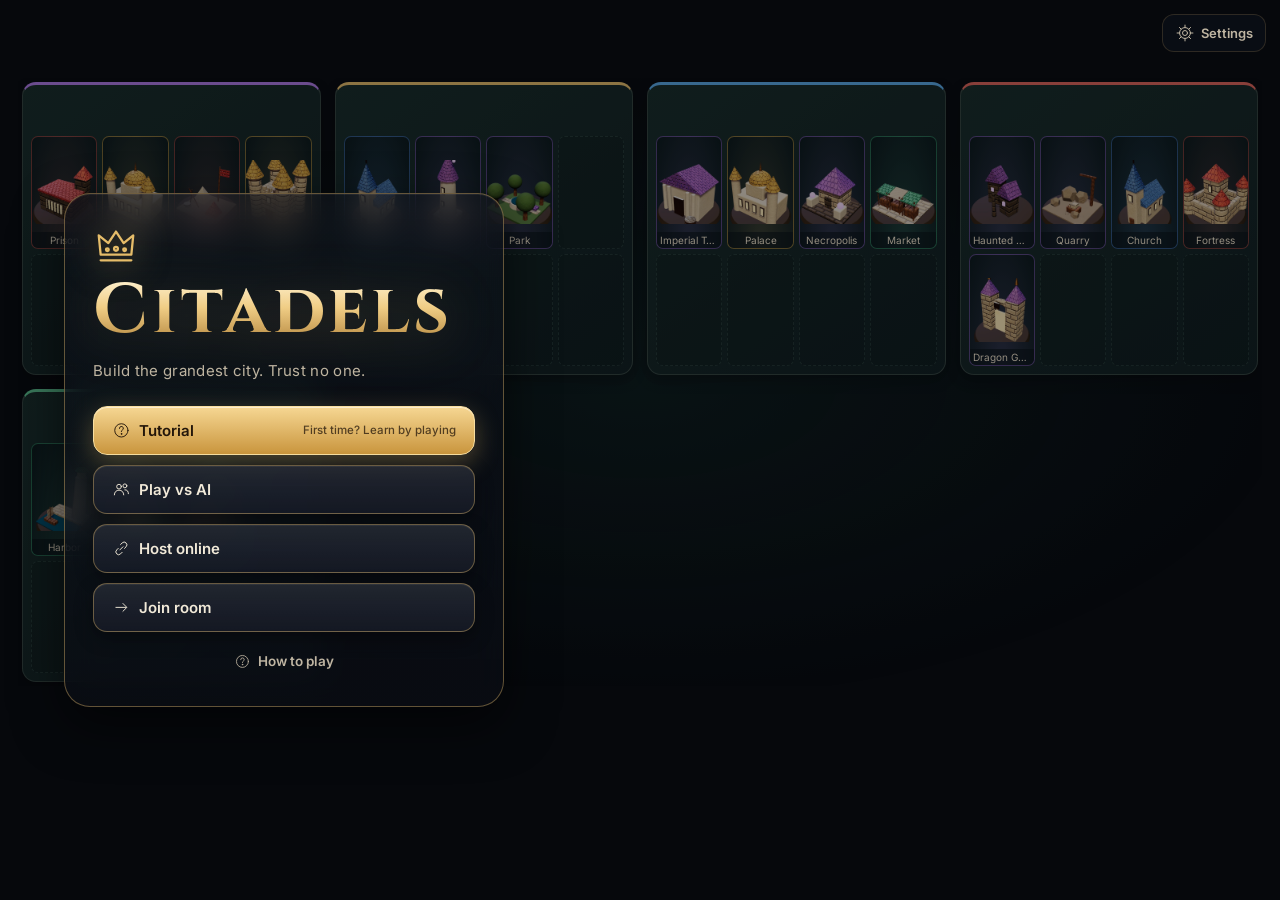
<file: index.html>
<!doctype html>
<html lang="en">
<head>
  <meta charset="utf-8">
  <meta name="viewport" content="width=device-width, initial-scale=1, viewport-fit=cover, user-scalable=no">
  <meta name="theme-color" content="#06080c">
  <title>Citadels</title>
  <link rel="preconnect" href="https://fonts.googleapis.com">
  <link rel="preconnect" href="https://fonts.gstatic.com" crossorigin>
  <link href="https://fonts.googleapis.com/css2?family=Cinzel:wght@500;600;700&family=Inter:wght@400;500;600&family=Noto+Serif+SC:wght@600;700&family=Noto+Sans+SC:wght@400;500&family=Noto+Serif+JP:wght@600;700&family=Noto+Sans+JP:wght@400;500&family=Noto+Serif+KR:wght@600;700&family=Noto+Sans+KR:wght@400;500&family=Noto+Serif+TC:wght@600;700&family=Noto+Sans+TC:wght@400;500&family=Noto+Serif:wght@600;700&display=swap" rel="stylesheet">
  <link rel="stylesheet" href="style.css?v=b067d2f4">
</head>
<body>
  <main id="board" aria-label="Citadels"></main>
  <div id="hud"></div>
  <div id="lobby"></div>
  <div id="boot"><div class="boot-in"><svg viewBox="0 0 48 48" fill="none" stroke="currentColor" stroke-width="2.4" stroke-linecap="round" stroke-linejoin="round"><path d="M8 34L6 14l10 8 8-12 8 12 10-8-2 20z"/><path d="M8 40h32"/></svg><span>Citadels · 富饶之城</span></div></div>
  <noscript>Citadels needs JavaScript.</noscript>
  <script type="module" src="js/main.js?v=b067d2f4"></script>
</body>
</html>
</file>
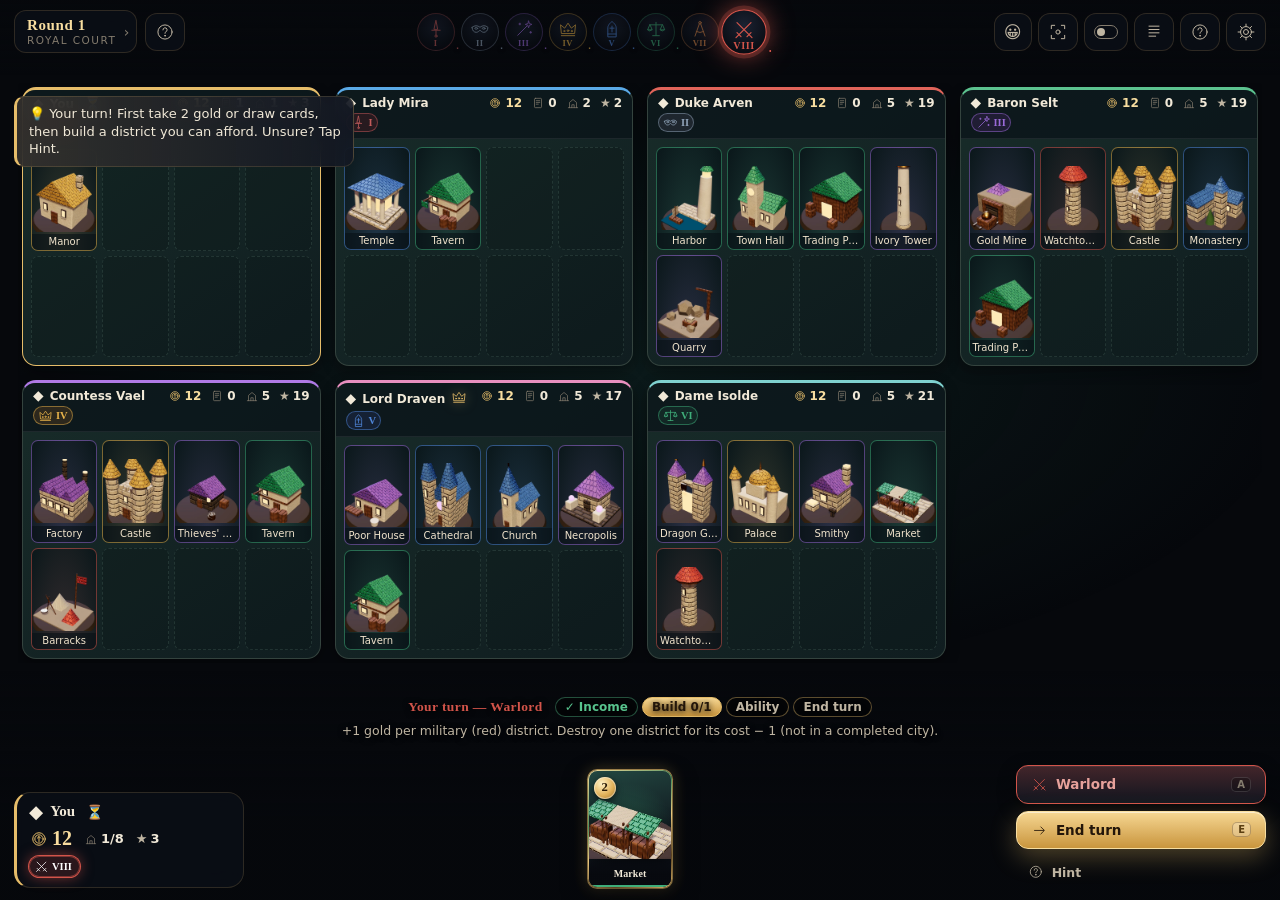
<file: test/board-ui.html>
<!doctype html>
<html lang="en">
<meta charset="utf-8">
<meta name="viewport" content="width=device-width, initial-scale=1">
<title>2D board fixture</title>
<link rel="stylesheet" href="../style.css">
<main id="board" aria-label="Citadels"></main>
<div id="hud"></div>
<script type="module">
import { createScene } from '../js/scene.js';
import { createUI } from '../js/ui.js';
import { createGame, act, viewFor, buildLimit, charsPerPlayer, score } from '../js/engine.js';
import { DIST_IDS } from '../js/data.js';
import { setLang } from '../js/i18n.js';
const params = new URLSearchParams(location.search);
setLang(params.get('lang') || 'en');
const count = Math.max(2, Math.min(7, +params.get('players') || 7));
const marshal = params.has('marshal'), cid = marshal ? 20 : 8;
let state = createGame({ players: ['You', 'Lady Mira', 'Duke Arven', 'Baron Selt', 'Countess Vael', 'Lord Draven', 'Dame Isolde'].slice(0, count).map(name => ({ name })),
  chars: [1, 2, 3, 4, 5, 6, 7, cid], seed: 42 });
state.deck.push(...state.players.flatMap(p => p.hand));
state.players.forEach((p, i) => { p.hand = []; p.chars = [i === 0 ? cid : i]; p.gold = 12; });
function give(pid, id, zone = 'city') {
  const i = state.deck.findIndex(c => c.id === id);
  state.players[pid][zone].push(state.deck.splice(i, 1)[0]);
}
give(0, 'manor'); give(0, 'market', 'hand'); give(1, 'temple'); give(1, 'tavern');
if (params.has('details')) give(0, 'quarry', 'hand');
state.players.slice(2).forEach(p => {
  for (let i = 0; i < 5; i++) p.city.push(state.deck.shift());
});
state.phase = 'turns'; state.call = 8; state.revealed = state.cfg.chars;
state.turn = { pid: 0, charId: cid, rank: 8, income: true, built: 0, paidBuild: false, max: buildLimit(cid), used: {}, pending: null };
if (params.has('over')) {
  state.phase = 'over'; state.turn = null; state.round = 12;
  state.players.forEach(p => { p.played = Array.from({ length: 12 * charsPerPlayer(count) }, (_, i) => state.cfg.chars[(i + p.id) % state.cfg.chars.length]); });
  state.scores = state.players.map(p => score(state, p));
  state.winner = [...state.scores].sort((a, b) => b.total - a.total)[0].pid;
}
const noop = () => {};
const scene = createScene(document.getElementById('board'), {
  onPick: h => ui.onPick(h), onHover: (h, x, y) => ui.onHover(h, x, y),
});
const ui = createUI({ scene, thumbs: Object.fromEntries(DIST_IDS.map(id => [id, `../assets/districts/${id}.webp`])),
  mode: () => 'solo', dispatch, openSettings: noop, leave: noop, again: noop, emote: noop, hint: noop });
function render() { const v = viewFor(state, 0); scene.sync(v, false); ui.render(v); }
function dispatch(action) {
  const next = act(state, 0, action);
  if (next.error) throw new Error(next.error);
  state = next; render();
}
window.fixture = { scene, ui, render, dispatch, get state() { return state; } };
ui.show(); render();
</script>
</html>
</file>
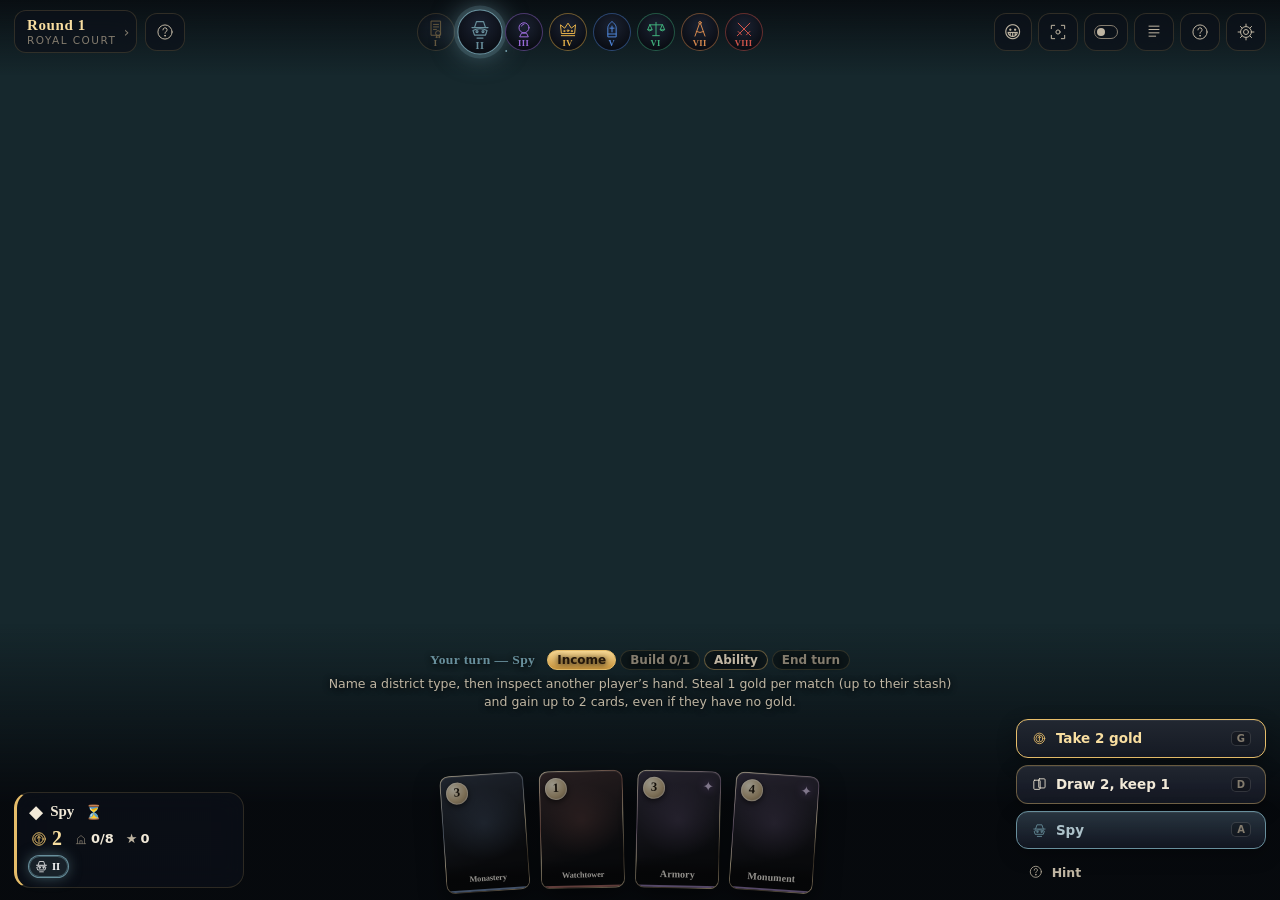
<file: test/spy-ui.html>
<!doctype html>
<html lang="en">
<meta charset="utf-8">
<meta name="viewport" content="width=device-width, initial-scale=1">
<title>Spy UI fixture</title>
<link rel="stylesheet" href="../style.css">
<style>body { background: #16282d; } #hud .labels { display: none; }</style>
<div id="hud"></div>
<script type="module">
// Manual regression fixture: serve the repository, then open /test/spy-ui.html.
// Uses the real engine, private view and HUD without loading the 3D renderer.
import { createGame, act, viewFor } from '../js/engine.js';
import { createUI } from '../js/ui.js';
import { aiAction } from '../js/ai.js';
let state = createGame({ players: ['Spy', 'Lady Mira', 'Duke Arven', 'Baron Selt', 'Countess Vael', 'Lord Draven', 'Dame Isolde'].map(name => ({ name })),
  chars: [17, 18, 11, 4, 5, 6, 7, 8], seed: 42 });
state.players.forEach((p, i) => { p.chars = [state.cfg.chars[i + 1] ?? 17]; });
state.players[0].chars = [18];
state.players[1].gold = 0;
state.deck.push(...state.players[1].hand);
state.players[1].hand = [];
for (let i = 0; i < 4; i++) {
  const index = state.deck.findIndex(c => c.color === 'green');
  state.players[1].hand.push(state.deck.splice(index, 1)[0]);
}
state.phase = 'turns'; state.call = 2; state.revealed = [18];
state.turn = { pid: 0, charId: 18, rank: 2, income: false, built: 0, paidBuild: false, max: 1, used: {}, pending: null };
const noop = () => {};
const ui = createUI({ thumbs: {}, mode: () => 'solo', scene: { setInsets: noop, highlight: noop, focus: noop, resetView: noop },
  hint: () => aiAction(viewFor(state, 0), 0, { lookahead: false }),
  dispatch(action) {
    const next = act(state, 0, action);
    if (next.error) return ui.toast(next.error);
    state = next;
    ui.render(viewFor(state, 0));
  }, emote: noop, openSettings: noop, again: noop, leave: noop });
ui.show(); ui.render(viewFor(state, 0));
</script>
</html>
</file>
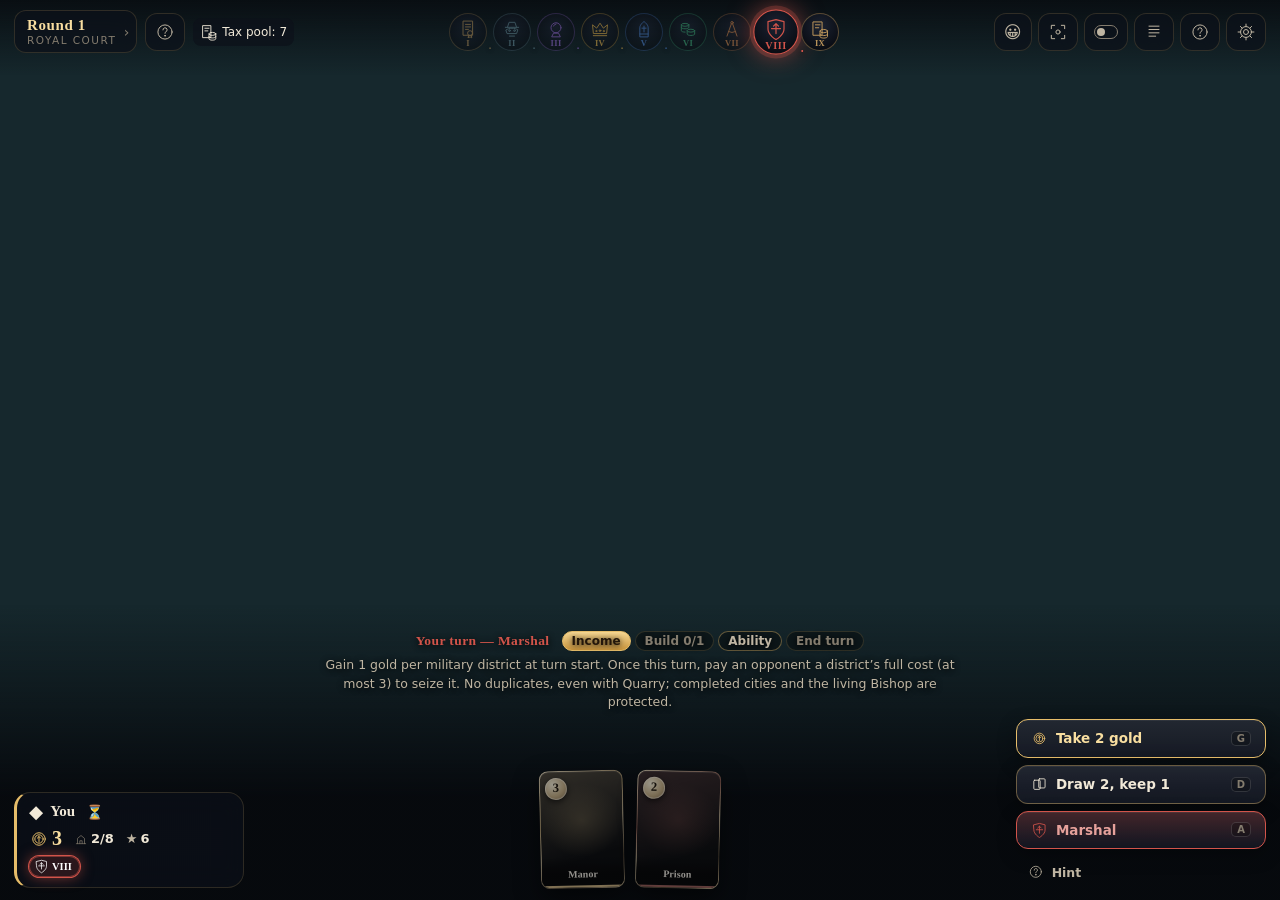
<file: test/tax-marshal-ui.html>
<!doctype html>
<html lang="en">
<meta charset="utf-8">
<meta name="viewport" content="width=device-width, initial-scale=1">
<title>Tax Collector / Marshal UI fixture</title>
<link rel="stylesheet" href="../style.css">
<style>body { background: #16282d; } #hud .labels { display: none; }</style>
<div id="hud"></div>
<script type="module">
// Serve the repo and open /test/tax-marshal-ui.html. Add ?tax for collection,
// ?tax&pending for a resumable warranted build, or &lang=de for translations.
// Reload preserves the exact fixture state (including a pending interrupt).
import { createGame, act, viewFor, buildLimit, rankOf } from '../js/engine.js';
import { createUI } from '../js/ui.js';
import { aiAction } from '../js/ai.js';
import { setLang } from '../js/i18n.js';
const params = new URLSearchParams(location.search), cid = params.has('tax') ? 19 : 20;
if (params.has('lang')) setLang(params.get('lang'));
const key = 'tax-marshal-fixture:' + location.search;
let state;
try { state = JSON.parse(sessionStorage.getItem(key)); } catch {}
if (!state) {
  state = createGame({ players: ['You', 'Lady Mira', 'Duke Arven', 'Baron Selt', 'Countess Vael', 'Lord Draven', 'Dame Isolde'].map(name => ({ name })),
    chars: [17, 18, 11, 4, 5, 16, 7, 20, 19], seed: 42 });
  state.deck.push(...state.players.flatMap(p => p.hand));
  state.players.forEach((p, i) => { p.hand = []; p.chars = [i === 0 ? cid : [17, 18, 11, 4, 5, cid === 19 ? 20 : 19][i - 1]]; });
  const give = (pid, id, zone = 'city') => { const i = state.deck.findIndex(c => c.id === id); state.players[pid][zone].push(state.deck.splice(i, 1)[0]); };
  give(0, 'temple'); give(0, 'quarry'); give(0, 'manor', 'hand'); give(0, 'prison', 'hand');
  ['manor', 'keep', 'castle', 'temple', 'stables'].forEach(id => give(1, id));
  ['church', 'tavern'].forEach(id => give(2, id));
  ['watchtower', 'market', 'prison', 'battlefield', 'trading_post', 'docks', 'monastery', 'palace'].forEach(id => give(3, id));
  ['market', 'prison'].forEach(id => give(4, id));
  ['temple', 'church'].forEach(id => give(5, id));
  give(6, 'ivory_tower');
  state.phase = 'turns'; state.call = rankOf(cid);
  state.revealed = state.cfg.chars.filter(c => rankOf(c) <= rankOf(cid) && state.players.some(p => p.chars.includes(c)));
  state.taxPool = 7;
  state.players[0].gold = 3;
  state.turn = { pid: 0, charId: cid, rank: rankOf(cid), income: false, built: 0, paidBuild: false, max: buildLimit(cid), used: {}, pending: null };
  if (params.has('pending')) {
    state.players[1].chars = [18]; state.players[2].chars = [17];
    state.warrants = { pid: 2, targets: [cid, 4, 16], signed: cid, revealed: false };
  }
}
const noop = () => {};
const ui = createUI({ thumbs: {}, mode: () => 'solo', scene: { setInsets: noop, highlight: noop, focus: noop, resetView: noop, screenOf: () => null },
  hint: () => aiAction(viewFor(state, currentSeat()), currentSeat(), { lookahead: false }),
  dispatch(action) {
    const next = act(state, currentSeat(), action);
    if (next.error) return ui.toast(next.error);
    const events = next.ev.filter(e => e.id > state.evSeq);
    state = next; sessionStorage.setItem(key, JSON.stringify(state));
    const view = viewFor(state, currentSeat()); ui.render(view);
    events.forEach(e => ui.event(e, view));
  }, emote: noop, openSettings: noop, again: noop, leave: noop });
function currentSeat() { return state.interrupt?.pid ?? 0; }
ui.show(); ui.render(viewFor(state, currentSeat()));
</script>
</html>
</file>
<file: style.css>
/* Citadels 3D — "Gilded Night": midnight glass, brass hairlines, jewel-tone districts. */
:root {
  --bg: #06080c;
  --glass: rgba(13, 17, 26, 0.68);
  --glass-2: rgba(19, 24, 36, 0.86);
  --line: rgba(232, 190, 110, 0.16);
  --line-2: rgba(232, 190, 110, 0.4);
  --gold: #e6bd6a;
  --gold-hi: #f8dea0;
  --gold-lo: #8d6a2f;
  --ink: #f1e9d8;
  --ink-2: #bfb5a2;
  --ink-3: #847c6e;
  --danger: #e56a5c;
  --ok: #58c48e;
  --c-yellow: #e8b34a; --c-blue: #4f86d9; --c-green: #3fae7a; --c-red: #d2544a; --c-purple: #9a6ad8;
  --f-disp: 'Cinzel', 'Noto Serif SC', Georgia, serif;
  --f-body: 'Inter', 'Noto Sans SC', system-ui, -apple-system, sans-serif;
  --ease: cubic-bezier(0.2, 0.8, 0.2, 1);
  --cw: clamp(62px, 6.6vw, 92px);
  --shadow: 0 18px 50px rgba(0, 0, 0, 0.55);
}
/* Japanese/Korean: their own CJK fonts first, so kanji don't render with Chinese glyph shapes */
:root:lang(ja) { --f-disp: 'Cinzel', 'Noto Serif JP', Georgia, serif; --f-body: 'Inter', 'Noto Sans JP', system-ui, sans-serif; }
:root:lang(ko) { --f-disp: 'Cinzel', 'Noto Serif KR', Georgia, serif; --f-body: 'Inter', 'Noto Sans KR', system-ui, sans-serif; }
:root:lang(zh-TW) { --f-disp: 'Cinzel', 'Noto Serif TC', Georgia, serif; --f-body: 'Inter', 'Noto Sans TC', system-ui, sans-serif; }
/* Cinzel has no Cyrillic: Russian headings use Noto Serif */
:root:lang(ru) { --f-disp: 'Noto Serif', Georgia, serif; }

* { box-sizing: border-box; }
html, body { margin: 0; height: 100%; background: var(--bg); color: var(--ink); font-family: var(--f-body); overflow: hidden; -webkit-tap-highlight-color: transparent; -webkit-font-smoothing: antialiased; }
button { font: inherit; color: inherit; }
svg.ico { width: 1.25em; height: 1.25em; flex: none; }
.muted { color: var(--ink-3); }
.av { font-size: 1.15em; line-height: 1; }

/* The board is static DOM and pre-rendered artwork. No full-screen canvas. */
#board {
  position: fixed; top: var(--board-top, 28px); bottom: var(--board-bottom, 28px); left: 18px; right: 18px;
  display: grid; grid-template-columns: repeat(var(--board-cols, 3), minmax(0, 1fr));
  grid-template-rows: repeat(var(--board-rows, 2), minmax(84px, 1fr)); gap: 14px;
  overflow: auto; overscroll-behavior: contain; scrollbar-width: thin; padding: 4px;
  background: radial-gradient(ellipse at center, #14353066, transparent 75%);
}
.board-city {
  min-width: 0; min-height: 0; display: flex; flex-direction: column; overflow: hidden;
  border: 1px solid #34433e; border-top: 3px solid var(--seat); border-radius: 14px;
  background: linear-gradient(145deg, #182c29, #101d20); box-shadow: 0 5px 14px #0005;
}
.board-city[hidden] { display: none; }
.board-city.active { border-color: var(--gold); }
.board-city.winner { border-color: var(--gold-hi); background: #302b1b; }
.board-head { flex: none; min-height: 43px; }
#board .seat {
  position: static; width: 100%; min-width: 0; opacity: 1; border: 0; border-bottom: 1px solid #ffffff12;
  border-radius: 0; box-shadow: none; background: #0b1419cc; backdrop-filter: none; -webkit-backdrop-filter: none;
  will-change: auto; transform: none; padding: 6px 10px; font-size: 12px;
}
#board .seat .s-top { float: left; max-width: 48%; margin-right: 10px; }
#board .seat .s-name { max-width: 130px; }
#board .seat .s-stats { justify-content: flex-end; gap: 9px; margin-top: 0; }
#board .seat .s-chars { clear: both; padding-top: 3px; margin-top: 0; }
#board .seat .dots { display: none; }
#board .seat .chip { font-size: 10px; padding: 1px 4px; }
.board-plots {
  flex: 1; min-height: 0; display: grid; grid-template-columns: repeat(var(--plot-cols, 4), minmax(0, 1fr));
  grid-template-rows: repeat(2, minmax(0, 1fr)); gap: 5px; padding: 8px;
}
.board-building, .board-empty { min-width: 0; min-height: 0; border-radius: 7px; }
.board-empty { border: 1px dashed #73948833; background: #06131033; }
.board-building {
  position: relative; display: flex; flex-direction: column; align-items: center; justify-content: flex-end;
  padding: 0; border: 1px solid color-mix(in srgb, var(--district) 50%, transparent);
  background: radial-gradient(ellipse at bottom, color-mix(in srgb, var(--district) 17%, #17252a), #0a171a);
  cursor: pointer; overflow: hidden; touch-action: manipulation;
}
.board-building img { display: block; position: absolute; inset: 0; width: 100%; height: 100%; object-fit: contain; pointer-events: none; }
.board-building-name {
  position: absolute; bottom: 0; display: block; width: 100%; overflow: hidden; text-overflow: ellipsis; white-space: nowrap;
  padding: 2px 3px; font-size: 10px; line-height: 1.2; color: #f1e4cd; background: #07101599;
}
.board-building:hover, .board-building:focus-visible { border-color: var(--gold-hi); outline: 2px solid var(--gold); outline-offset: -2px; }
.board-building.target { border: 2px solid var(--target); background: #542a26; }
.board-building.built { animation: buildingIn .4s var(--ease); }
.board-city.board-flash { animation: cityFlash .65s ease-out; }
@keyframes buildingIn { from { opacity: 0; transform: translateY(12px); } }
@keyframes cityFlash { 35% { border-color: var(--gold-hi); } }
#board.calm * { animation: none; }
#board.focused { max-width: 1000px; margin: 0 auto; }
#board.focused .board-plots { padding: 16px; gap: 12px; }
#board.focused .board-building-name { font-size: 14px; padding: 5px; }
#board.showcase { opacity: .6; pointer-events: none; }
@media (min-width: 761px) and (max-width: 1100px) {
  #board .seat .s-top { float: none; max-width: 100%; margin: 0; }
  #board .seat .s-stats { justify-content: flex-start; margin-top: 3px; }
}
@media (max-width: 760px) {
  #board { left: 5px; right: 5px; gap: 6px; padding: 2px; }
  .board-city { border-radius: 9px; }
  #board .seat { padding: 4px 6px; font-size: 10px; }
  #board .seat .s-top { float: none; max-width: 100%; margin: 0; }
  #board .seat .s-name { max-width: 110px; }
  #board .seat .s-stats { justify-content: flex-start; gap: 8px; margin-top: 3px; }
  #board .seat .s-chars { display: none; }
  .board-head { min-height: 40px; }
  .board-plots { display: flex; gap: 3px; padding: 4px; overflow-x: auto; scrollbar-width: none; }
  .board-building { flex: 0 0 36px; }
  .board-empty { display: none; }
  #board.focused .board-plots { display: grid; }
  #board.focused .board-empty { display: block; }
  .board-building-name { display: none; }
  #board.focused .board-building-name { display: block; font-size: 11px; }
}
/* ── boot ── */
#boot { position: fixed; inset: 0; z-index: 100; display: grid; place-items: center; background: var(--bg); transition: opacity 0.9s 0.3s; }
#boot.done { opacity: 0; pointer-events: none; }
.boot-in { display: flex; flex-direction: column; align-items: center; gap: 14px; color: var(--gold); font-family: var(--f-disp); letter-spacing: 0.2em; font-size: 13px; }
.boot-in svg { width: 48px; height: 48px; animation: float 2.4s ease-in-out infinite; }

/* ── buttons ── */
.btn {
  display: inline-flex; align-items: center; justify-content: center; gap: 8px; padding: 10px 14px;
  border-radius: 12px; border: 1px solid var(--line-2); cursor: pointer; font-weight: 600; font-size: 13.5px;
  background: linear-gradient(180deg, rgba(255, 255, 255, 0.07), rgba(255, 255, 255, 0.01)), var(--glass-2);
  box-shadow: inset 0 1px 0 rgba(255, 255, 255, 0.06), 0 6px 18px rgba(0, 0, 0, 0.35);
  transition: transform 0.15s var(--ease), border-color 0.2s, box-shadow 0.2s, background 0.2s; white-space: nowrap;
}
.btn:hover:not(:disabled) { border-color: var(--gold); transform: translateY(-1px); }
.btn:active:not(:disabled) { transform: translateY(1px); }
.btn:disabled { opacity: 0.38; cursor: not-allowed; }
.btn:focus-visible, .icon-btn:focus-visible, .card:focus-visible, .ccard:focus-visible { outline: 2px solid var(--gold-hi); outline-offset: 2px; }
.btn.primary {
  background: linear-gradient(180deg, #f6d793, #c9953d); color: #23160a; border-color: #f8dea0;
  box-shadow: 0 8px 26px rgba(230, 189, 106, 0.32), inset 0 1px 0 rgba(255, 255, 255, 0.55);
}
.btn.gold { color: var(--gold-hi); border-color: var(--gold); }
.btn.gold svg { color: var(--gold); }
.btn.ability { border-color: var(--cc); color: color-mix(in srgb, var(--cc) 55%, white); background: linear-gradient(180deg, color-mix(in srgb, var(--cc) 26%, transparent), transparent), var(--glass-2); }
.btn.ability svg { color: var(--cc); }
.btn.danger { border-color: rgba(229, 106, 92, 0.6); color: #ffb3a8; }
.btn.ghost { background: transparent; border-color: transparent; box-shadow: none; color: var(--ink-2); }
.btn.big { width: 100%; justify-content: flex-start; padding: 14px 18px; font-size: 15px; border-radius: 14px; }
.btn.big small { margin-left: auto; font-weight: 500; font-size: 11.5px; opacity: 0.75; }
.btn.small { padding: 7px 11px; font-size: 12.5px; border-radius: 10px; }
.btn.wide { width: 100%; justify-content: center; }
.icon-btn {
  display: inline-flex; align-items: center; justify-content: center; gap: 6px; min-width: 38px; height: 38px; padding: 0 9px;
  border-radius: 12px; border: 1px solid var(--line); background: var(--glass); color: var(--ink-2); cursor: pointer;
  backdrop-filter: blur(10px); -webkit-backdrop-filter: blur(10px); transition: color 0.2s, border-color 0.2s; font-size: 12px;
}
.icon-btn:hover { color: var(--gold-hi); border-color: var(--line-2); }
.icon-btn svg { width: 20px; height: 20px; }
.icon-btn.sm { min-width: 28px; height: 28px; }
.icon-btn.sm svg { width: 14px; height: 14px; }
.link { background: none; border: 0; color: var(--gold); cursor: pointer; font-size: 12px; padding: 4px; }
.link.back { display: inline-flex; align-items: center; gap: 4px; color: var(--ink-2); margin: -4px 0 4px -4px; }
.link.back svg { width: 16px; height: 16px; }

/* chips + stats */
.chip {
  display: inline-flex; align-items: center; gap: 3px; padding: 2px 7px 2px 4px; border-radius: 999px; font-size: 11px;
  background: color-mix(in srgb, var(--cc, #8a8a8a) 16%, rgba(10, 13, 20, 0.85)); color: var(--cc, #aaa);
  border: 1px solid color-mix(in srgb, var(--cc, #8a8a8a) 50%, transparent); vertical-align: middle;
}
.chip svg { width: 15px; height: 15px; }
.chip b { font-family: var(--f-disp); font-size: 10.5px; }
.chip.hid { padding: 2px 8px; color: var(--ink-3); --cc: #6f6a60; font-family: var(--f-disp); }
.chip[data-on] { box-shadow: 0 0 0 1px var(--cc), 0 0 14px color-mix(in srgb, var(--cc) 60%, transparent); color: white; }
.chip[data-dead] { opacity: 0.45; text-decoration: line-through; }
.st { display: inline-flex; align-items: center; gap: 3px; color: var(--ink-2); font-variant-numeric: tabular-nums; }
.st svg { width: 14px; height: 14px; color: var(--ink-3); }
.st b { font-weight: 600; color: var(--ink); }
.st.gold svg { color: var(--gold); }
.st.gold b { color: var(--gold-hi); }
.crown-ico svg { width: 16px; height: 16px; color: var(--gold); filter: drop-shadow(0 0 6px rgba(230, 189, 106, 0.6)); }
.tag { font-size: 10.5px; padding: 2px 7px; border-radius: 999px; border: 1px solid var(--line-2); color: var(--ink-2); letter-spacing: 0.04em; }

/* ── HUD ── */
#hud { position: fixed; inset: 0; z-index: 5; pointer-events: none; opacity: 0; transition: opacity 0.6s; }
#hud.on { opacity: 1; }
#hud:not(.on) * { pointer-events: none !important; }
.topbar {
  position: absolute; top: 0; left: 0; right: 0; display: flex; align-items: center; justify-content: space-between; gap: 10px;
  padding: max(10px, env(safe-area-inset-top)) 14px 22px; background: linear-gradient(rgba(6, 8, 12, 0.8), transparent);
}
.topbar > * { pointer-events: auto; }
.tb-right { display: flex; gap: 6px; }
.round-chip { display: flex; flex-direction: column; padding: 6px 12px; border-radius: 12px; background: var(--glass); border: 1px solid var(--line); backdrop-filter: blur(10px); -webkit-backdrop-filter: blur(10px); }
.rc-n { font-family: var(--f-disp); font-weight: 700; color: var(--gold-hi); font-size: 15px; letter-spacing: 0.04em; }
.rc-p { font-size: 10.5px; text-transform: uppercase; letter-spacing: 0.14em; color: var(--ink-3); }

.calltrack { display: flex; gap: 6px; align-items: center; }
.tb-left { display: flex; align-items: center; gap: 8px; }
.tax-pool { display: inline-flex; align-items: center; gap: 4px; font-size: 12px; padding: 5px 7px; border-radius: 8px; background: var(--glass); }
.tax-pool[hidden] { display: none; }
.tax-pool svg { width: 18px; height: 18px; flex-shrink: 0; }
@media (max-width: 600px) {
  .tb-left { gap: 4px; }
  .tax-pool { max-width: 100px; font-size: 10px; padding: 4px; }
}
.tk {
  position: relative; width: 38px; height: 38px; border-radius: 50%; display: grid; place-items: center;
  background: radial-gradient(circle at 50% 35%, #1b2232, #0a0d14 75%); color: var(--cc);
  border: 1.5px solid color-mix(in srgb, var(--cc) 45%, transparent); transition: transform 0.4s var(--ease), box-shadow 0.4s, opacity 0.4s;
}
.tk-emb svg { width: 20px; height: 20px; display: block; margin-top: -5px; }
.tk-r { position: absolute; bottom: 2px; font-family: var(--f-disp); font-size: 8.5px; font-weight: 700; letter-spacing: 0.05em; }
.tk.up { opacity: 0.3; filter: grayscale(0.6); }
.tk.up::after { content: ''; position: absolute; inset: 45% -3px auto; height: 1.5px; background: var(--ink-3); transform: rotate(-35deg); }
.tk.past { opacity: 0.5; }
.tk.now { transform: scale(1.2); border-color: var(--cc); box-shadow: 0 0 0 3px color-mix(in srgb, var(--cc) 25%, transparent), 0 0 22px color-mix(in srgb, var(--cc) 70%, transparent); opacity: 1; }
.tk.killed { filter: grayscale(0.8); }
.tk-mark { position: absolute; top: -5px; left: -5px; width: 18px; height: 18px; border-radius: 50%; display: grid; place-items: center; background: #1a0c0c; border: 1px solid var(--danger); color: var(--danger); }
.tk-mark.r { border-color: #8fa3b8; color: #c8d6e5; background: #11161d; }
.tk-mark svg { width: 12px; height: 12px; }
.tk-who { position: absolute; bottom: -6px; right: -6px; font-size: 13px; filter: drop-shadow(0 1px 2px #000); }

.labels { position: absolute; inset: 0; }
.seat {
  position: absolute; top: 0; left: 0; pointer-events: auto; cursor: pointer; text-align: left; padding: 6px 9px 7px;
  border-radius: 12px; background: var(--glass); border: 1px solid var(--line); backdrop-filter: blur(10px); -webkit-backdrop-filter: blur(10px);
  font-size: 12px; min-width: 120px; opacity: 0; transition: opacity 0.4s, border-color 0.3s, box-shadow 0.3s; will-change: transform; box-shadow: 0 8px 22px rgba(0, 0, 0, 0.4);
}
.seat:hover { border-color: var(--line-2); }
.seat.active { border-color: var(--gold); box-shadow: 0 0 0 1px rgba(230, 189, 106, 0.4), 0 0 28px rgba(230, 189, 106, 0.32); }
.seat.winner { border-color: var(--gold-hi); box-shadow: 0 0 40px rgba(248, 222, 160, 0.5); }
.s-top { display: flex; align-items: center; gap: 6px; }
.s-name { font-weight: 600; max-width: 110px; overflow: hidden; text-overflow: ellipsis; white-space: nowrap; }
.s-stats { display: flex; gap: 9px; margin-top: 3px; }
.s-chars { display: flex; gap: 4px; margin-top: 4px; flex-wrap: wrap; }
.dots { display: inline-flex; gap: 3px; margin-left: 2px; }
.dots i { width: 4px; height: 4px; border-radius: 50%; background: var(--gold); animation: dot 1s infinite; }
.dots i:nth-child(2) { animation-delay: 0.15s; } .dots i:nth-child(3) { animation-delay: 0.3s; }

.toasts { position: absolute; left: 14px; top: 96px; display: flex; flex-direction: column; gap: 6px; max-width: min(340px, 40vw); }
.toast {
  pointer-events: none; padding: 8px 12px; border-radius: 10px; font-size: 12.5px; line-height: 1.35; color: var(--ink-2);
  background: var(--glass-2); border: 1px solid var(--line); border-left: 3px solid var(--k, var(--gold-lo));
  backdrop-filter: blur(10px); -webkit-backdrop-filter: blur(10px); animation: toastIn 0.4s var(--ease); transition: opacity 0.5s, transform 0.5s;
}
.toast b { color: var(--ink); }
.toast.out { opacity: 0; transform: translateX(-12px); }
.toast.danger { --k: var(--danger); }
.toast.gold { --k: var(--gold); color: var(--gold-hi); }

.banner { position: absolute; top: 34%; left: 50%; transform: translateX(-50%); pointer-events: none; }
.bn {
  --cc: var(--gold); display: flex; align-items: center; gap: 18px; padding: 12px 40px 12px 14px; opacity: 0; white-space: nowrap;
  background: linear-gradient(90deg, rgba(8, 10, 16, 0) 0, rgba(8, 10, 16, 0.86) 14%, rgba(8, 10, 16, 0.86) 80%, rgba(8, 10, 16, 0) 100%);
  border-top: 1px solid color-mix(in srgb, var(--cc) 45%, transparent); border-bottom: 1px solid color-mix(in srgb, var(--cc) 45%, transparent);
}
.banner.show .bn { animation: bnIn 1.6s var(--ease) both; }
.bn-emb {
  width: 74px; height: 74px; border-radius: 50%; display: grid; place-items: center; color: var(--cc); flex: none;
  background: radial-gradient(circle at 50% 35%, color-mix(in srgb, var(--cc) 28%, #141a28), #090c13 75%);
  border: 2px solid var(--cc); box-shadow: 0 0 30px color-mix(in srgb, var(--cc) 55%, transparent);
}
.bn-emb svg { width: 44px; height: 44px; }
.bn-rank { font-family: var(--f-disp); font-weight: 700; font-size: 12px; letter-spacing: 0.45em; color: var(--cc); }
.bn-name { font-family: var(--f-disp); font-weight: 700; font-size: 32px; letter-spacing: 0.04em; line-height: 1.1; text-shadow: 0 0 24px color-mix(in srgb, var(--cc) 50%, transparent); }
.bn-sub { font-size: 14px; color: var(--ink-2); display: flex; gap: 6px; align-items: center; }
.bn.none { filter: grayscale(0.7) brightness(0.8); }
.bn.slain .bn-name { text-decoration: line-through; text-decoration-color: var(--danger); }
.bn.slain .bn-emb { border-color: var(--danger); box-shadow: 0 0 30px rgba(229, 106, 92, 0.6); }

/* dock */
.dock {
  position: absolute; left: 0; right: 0; bottom: 0; padding: 26px 14px calc(12px + env(safe-area-inset-bottom));
  background: linear-gradient(to top, rgba(6, 8, 12, 0.94) 35%, rgba(6, 8, 12, 0));
}
.dock > * { pointer-events: auto; }
.prompt { text-align: center; font-size: 13.5px; color: var(--ink-2); min-height: 1.45em; margin-bottom: 8px; text-shadow: 0 1px 6px #000; }
.prompt b { font-family: var(--f-disp); letter-spacing: 0.03em; }
.dock-row { display: grid; grid-template-columns: minmax(170px, 230px) 1fr minmax(170px, 250px); align-items: end; gap: 14px; }
.me-panel { padding: 10px 12px; border-radius: 16px; background: var(--glass); border: 1px solid var(--line); backdrop-filter: blur(12px); -webkit-backdrop-filter: blur(12px); }
.mp-id { display: flex; align-items: center; gap: 7px; }
.mp-name { font-family: var(--f-disp); font-weight: 600; font-size: 15px; overflow: hidden; text-overflow: ellipsis; white-space: nowrap; }
.mp-stats { display: flex; gap: 12px; margin: 6px 0; font-size: 13px; }
.mp-stats .st.gold b { font-family: var(--f-disp); font-size: 20px; }
.mp-stats .st.gold svg { width: 20px; height: 20px; }
.mp-chars { display: flex; gap: 5px; flex-wrap: wrap; min-height: 21px; }

.hand { display: flex; justify-content: center; align-items: flex-end; min-height: calc(var(--cw) * 1.4 + 22px); padding-top: 22px; min-width: 0; }
.hand .card + .card { margin-left: var(--gap, 6px); }
.hand-empty { color: var(--ink-3); font-size: 13px; align-self: center; font-style: italic; }
.actions { display: flex; flex-direction: column; gap: 7px; }
.actions .btn { justify-content: flex-start; }
.actions .btn.primary, .actions .btn.end { justify-content: center; }

/* ── district card ── */
.card {
  --k: var(--gold); position: relative; flex: none; width: var(--cw); aspect-ratio: 5 / 7; padding: 0; border-radius: calc(var(--cw) * 0.11);
  border: 1px solid color-mix(in srgb, var(--k) 55%, transparent); overflow: hidden; cursor: pointer; color: var(--ink);
  background: linear-gradient(165deg, color-mix(in srgb, var(--k) 30%, #161c29) 0%, #0c1018 72%);
  box-shadow: 0 10px 24px rgba(0, 0, 0, 0.5), inset 0 1px 0 rgba(255, 255, 255, 0.1);
  transform-origin: 50% 130%; transition: transform 0.28s var(--ease), box-shadow 0.28s, filter 0.28s, margin 0.28s;
}
.card::before { content: ''; position: absolute; inset: 0; background: radial-gradient(70% 45% at 50% 42%, color-mix(in srgb, var(--k) 45%, transparent), transparent 70%); opacity: 0.55; }
.card::after { content: ''; position: absolute; inset: 0; border-radius: inherit; background: linear-gradient(115deg, transparent 35%, rgba(255, 255, 255, 0.16) 48%, transparent 60%); transform: translateX(-120%); transition: transform 0.7s var(--ease); pointer-events: none; }
.card:hover::after { transform: translateX(120%); }
.c-yellow { --k: var(--c-yellow); } .c-blue { --k: var(--c-blue); } .c-green { --k: var(--c-green); } .c-red { --k: var(--c-red); } .c-purple { --k: var(--c-purple); }
.card-art { position: absolute; left: 0; right: 0; top: 4%; height: 72%; background: center 62% / 132% auto no-repeat; filter: drop-shadow(0 6px 8px rgba(0, 0, 0, 0.55)); }
.card-cost {
  position: absolute; top: 5%; left: 6%; width: calc(var(--cw) * 0.26); height: calc(var(--cw) * 0.26); border-radius: 50%; display: grid; place-items: center;
  font-family: var(--f-disp); font-weight: 700; font-size: calc(var(--cw) * 0.15); color: #2a1a06;
  background: radial-gradient(circle at 35% 30%, #fff1c4, #e2b25a 55%, #9b6f2b); box-shadow: 0 2px 6px rgba(0, 0, 0, 0.6), inset 0 0 0 1px rgba(255, 255, 255, 0.4);
}
.card-cost.disc { box-shadow: 0 0 0 2px var(--ok), 0 2px 6px rgba(0, 0, 0, 0.6); }
.card-gem { position: absolute; top: 5%; right: 8%; color: #d8b8ff; font-size: calc(var(--cw) * 0.16); text-shadow: 0 0 8px #a45cff; }
.card-name {
  position: absolute; left: 0; right: 0; bottom: 0; padding: 14% 4% 7%; text-align: center; font-family: var(--f-disp); font-weight: 600;
  font-size: max(8.5px, calc(var(--cw) * 0.118)); line-height: 1.12; letter-spacing: 0; overflow-wrap: normal;
  background: linear-gradient(to top, rgba(7, 9, 14, 0.96) 40%, transparent); border-bottom: 3px solid var(--k);
}
.card.back { background: linear-gradient(160deg, #1d2a44, #0c1322); border-color: var(--line-2); }
.hand .card { transform: rotate(calc(var(--i, 0) * 2.6deg)) translateY(calc(var(--a, 0) * var(--a, 0) * 1.6px)); }
.hand .card:hover, .hand .card.sel { transform: translateY(-22px) scale(1.07); z-index: 3; box-shadow: 0 22px 40px rgba(0, 0, 0, 0.6), 0 0 0 1px var(--k), 0 0 26px color-mix(in srgb, var(--k) 45%, transparent); }
.hand .card.sel { box-shadow: 0 22px 40px rgba(0, 0, 0, 0.6), 0 0 0 2px var(--gold-hi), 0 0 32px rgba(248, 222, 160, 0.5); }
.card.playable { box-shadow: 0 10px 24px rgba(0, 0, 0, 0.5), 0 0 0 1px color-mix(in srgb, var(--gold) 70%, transparent), 0 0 16px rgba(230, 189, 106, 0.28); }
.card.blocked { filter: saturate(0.45) brightness(0.62); }
.card.picked { box-shadow: 0 0 0 2px var(--gold-hi), 0 0 22px rgba(248, 222, 160, 0.45); transform: translateY(-6px); }
.card.target { box-shadow: 0 0 0 2px var(--danger), 0 0 20px rgba(229, 106, 92, 0.45); }
.card.dupwarn { border-color: var(--danger); }
.card.big { --cw: 118px; }
.dcost { position: absolute; top: 5%; right: 5%; display: inline-flex; align-items: center; gap: 2px; padding: 1px 6px 1px 3px; border-radius: 999px; background: rgba(40, 10, 10, 0.88); border: 1px solid var(--danger); font-size: 11px; font-weight: 600; color: #ffcfc8; }
.dcost svg { width: 13px; height: 13px; color: var(--gold); }

/* ── character card ── */
.ccards { display: flex; flex-wrap: wrap; gap: 14px; justify-content: center; padding: 6px 0 4px; }
.ccard {
  --cc: var(--gold); width: 152px; padding: 14px 12px 14px; border-radius: 18px; cursor: pointer; text-align: center;
  display: flex; flex-direction: column; align-items: center; gap: 6px; color: var(--ink);
  background: radial-gradient(120% 70% at 50% 0%, color-mix(in srgb, var(--cc) 30%, #131a28), #0a0d15 72%);
  border: 1px solid color-mix(in srgb, var(--cc) 55%, transparent); box-shadow: 0 18px 40px rgba(0, 0, 0, 0.5), inset 0 1px 0 rgba(255, 255, 255, 0.08);
  transition: transform 0.35s var(--ease), box-shadow 0.35s; animation: dealIn 0.6s var(--ease) both;
}
.ccards .ccard:nth-child(2) { animation-delay: 0.06s; } .ccards .ccard:nth-child(3) { animation-delay: 0.12s; } .ccards .ccard:nth-child(4) { animation-delay: 0.18s; }
.ccards .ccard:nth-child(5) { animation-delay: 0.24s; } .ccards .ccard:nth-child(6) { animation-delay: 0.3s; } .ccards .ccard:nth-child(n+7) { animation-delay: 0.36s; }
.ccard:hover { transform: translateY(-8px); box-shadow: 0 26px 50px rgba(0, 0, 0, 0.6), 0 0 0 1px var(--cc), 0 0 36px color-mix(in srgb, var(--cc) 45%, transparent); }
.ccards.static .ccard { cursor: default; animation: none; }
.ccards.static .ccard:hover { transform: none; }
.cc-rank { font-family: var(--f-disp); font-weight: 700; font-size: 13px; letter-spacing: 0.3em; color: var(--cc); }
.cc-emb { color: var(--cc); filter: drop-shadow(0 0 14px color-mix(in srgb, var(--cc) 60%, transparent)); }
.cc-emb svg.emb { width: 62px; height: 62px; display: block; }
.cc-name { font-family: var(--f-disp); font-weight: 700; font-size: 17px; letter-spacing: 0.03em; }
.cc-ab { font-size: 11.5px; line-height: 1.4; color: var(--ink-2); }
.ccard.hiddenpick { border-style: dashed; }
.ccards.compact .ccard { width: 128px; padding: 10px 9px; gap: 4px; }
.ccards.compact .cc-emb svg.emb { width: 40px; height: 40px; }
.ccards.compact .cc-name { font-size: 14.5px; }
.ccards.compact .cc-ab { font-size: 10.5px; display: -webkit-box; -webkit-line-clamp: 4; -webkit-box-orient: vertical; overflow: hidden; }

/* ── sheets ── */
.sheet-wrap {
  position: fixed; inset: 0; z-index: 20; display: grid; place-items: center; padding: 16px; pointer-events: none; opacity: 0;
  background: rgba(3, 5, 8, 0.55); backdrop-filter: blur(5px); -webkit-backdrop-filter: blur(5px); transition: opacity 0.3s;
}
.sheet-wrap.open { opacity: 1; pointer-events: auto; }
.sheet {
  width: min(560px, 100%); max-height: calc(100dvh - 32px); display: flex; flex-direction: column; padding: 18px 20px 20px;
  border-radius: 22px; background: var(--glass-2); border: 1px solid var(--line-2); box-shadow: var(--shadow), inset 0 1px 0 rgba(255, 255, 255, 0.06);
  backdrop-filter: blur(18px); -webkit-backdrop-filter: blur(18px); transform: translateY(18px) scale(0.98); transition: transform 0.35s var(--ease);
}
.sheet.wide { width: min(1000px, 100%); }
.sheet-wrap.open .sheet { transform: none; }
.item-details {
  width: min(440px, calc(100vw - 32px)); max-height: calc(100dvh - 32px); margin: auto; padding: 18px 20px 20px;
  box-sizing: border-box; color: var(--ink); background: var(--glass-2); border: 1px solid var(--line-2);
  border-radius: 22px; box-shadow: var(--shadow); overflow-y: auto; pointer-events: auto;
}
.item-details::backdrop { background: rgba(3, 5, 8, 0.55); backdrop-filter: blur(5px); }
.item-details .sh-foot .btn { white-space: normal; }
.sh-head { display: flex; align-items: center; justify-content: space-between; gap: 12px; margin-bottom: 12px; }
.sh-head h2 { margin: 0; font-family: var(--f-disp); font-weight: 600; font-size: 20px; color: var(--gold-hi); letter-spacing: 0.04em; display: flex; align-items: center; gap: 8px; }
.sh-body { min-height: 0; overflow: auto; }
.sh-body h4 { margin: 14px 0 8px; font-size: 11px; text-transform: uppercase; letter-spacing: 0.14em; color: var(--ink-3); font-weight: 600; }
.sh-body p { color: var(--ink-2); font-size: 13.5px; line-height: 1.55; }
.sh-body.scroll { max-height: 72dvh; }
.sh-foot { margin-top: 16px; display: flex; justify-content: flex-end; gap: 10px; flex-wrap: wrap; }
.sh-foot.two { justify-content: center; }
.note { color: var(--ink-3); font-size: 12.5px; text-align: center; margin: 10px 0 0; }
.aside { display: flex; flex-wrap: wrap; gap: 6px; align-items: center; justify-content: center; margin-top: 14px; font-size: 12px; }
.plist { display: grid; gap: 8px; }
.pitem { display: flex; align-items: center; gap: 10px; padding: 10px 12px; border-radius: 12px; border: 1px solid var(--line); background: rgba(255, 255, 255, 0.03); cursor: pointer; transition: border-color 0.2s, background 0.2s; }
.pitem:hover { border-color: var(--gold); background: rgba(230, 189, 106, 0.07); }
.pitem > span:nth-child(2) { flex: 1; text-align: left; font-weight: 600; }
.cards-pick { display: flex; flex-wrap: wrap; gap: 9px; --cw: 80px; }
.cards-pick.city { --cw: 92px; }
.cards-big { display: flex; flex-wrap: wrap; gap: 16px; justify-content: center; padding: 6px 0; }
.cards-big .card { animation: dealIn 0.5s var(--ease) both; }
.cards-big .card:hover { transform: translateY(-6px); }
.wiz-opt { display: flex; flex-direction: column; gap: 6px; align-items: stretch; }
.wgroup { margin-bottom: 14px; }
.wg-head { display: flex; align-items: center; gap: 8px; margin-bottom: 7px; font-size: 13px; }
.stats-row { display: flex; flex-wrap: wrap; gap: 14px; align-items: center; margin-bottom: 14px; font-size: 14px; }
.menu-row { display: flex; align-items: center; justify-content: space-between; gap: 10px; padding: 12px 0; border-bottom: 1px solid var(--line); font-size: 14px; }
.menu-row svg { width: 18px; height: 18px; }
.log { list-style: none; padding: 0; margin: 0; }
.log li { font-size: 13px; color: var(--ink-2); padding: 5px 2px; border-bottom: 1px solid rgba(255, 255, 255, 0.04); }
.log li.lk-round { color: var(--gold); font-family: var(--f-disp); text-align: center; padding: 12px 0 6px; border: 0; }
.log li.lk-build { color: var(--ink); }
.log li.lk-destroy, .log li.lk-kill, .log li.lk-robbed { color: #f0a59b; }
.log li.lk-complete, .log li.lk-over { color: var(--gold-hi); font-weight: 600; }

/* Pinning reserves board space only on displays wide enough for both panes. */
.chronicle-sidebar, .icon-btn.chronicle-toggle { display: none; }
@media (min-width: 1001px) {
  :root { --chronicle-width: clamp(280px, 20vw, 360px); }
  .icon-btn.chronicle-toggle { display: inline-flex; }
  .chronicle-switch { width: 24px; height: 14px; border: 1px solid var(--ink-3); border-radius: 999px; padding: 2px; }
  .chronicle-switch::after { content: ''; display: block; width: 8px; height: 8px; border-radius: 50%; background: var(--ink-2); transition: transform .15s; }
  .chronicle-toggle[aria-checked="true"] { border-color: var(--gold); color: var(--gold-hi); }
  .chronicle-toggle[aria-checked="true"] .chronicle-switch { border-color: var(--gold); }
  .chronicle-toggle[aria-checked="true"] .chronicle-switch::after { transform: translateX(10px); background: var(--gold); }
  .chronicle-pinned #board { right: calc(var(--chronicle-width) + 32px); }
  .chronicle-pinned #hud.on .chronicle-sidebar {
    position: absolute; right: 18px; width: var(--chronicle-width); display: flex; flex-direction: column;
    min-height: 0; padding: 16px; border: 1px solid var(--line); border-radius: 14px;
    background: var(--glass-2); pointer-events: auto;
  }
  .chronicle-sidebar h2 { flex: none; margin: 0 0 12px; font: 600 18px var(--f-disp); color: var(--gold-hi); }
  .chronicle-body { flex: 1; min-height: 0; overflow: auto; overscroll-behavior: contain; scrollbar-width: thin; overflow-anchor: none; }
}
.rules h3 { font-family: var(--f-disp); color: var(--gold); font-size: 15px; margin: 16px 0 6px; letter-spacing: 0.05em; }
.rules p, .rules li { font-size: 13.5px; color: var(--ink-2); line-height: 1.6; margin: 4px 0; }
.rules b { color: var(--ink); }
.dlist dt { font-weight: 600; font-size: 13px; margin-top: 8px; }
.dlist dd { margin: 2px 0 0 15px; font-size: 12.5px; color: var(--ink-2); }
.dot { display: inline-block; width: 8px; height: 8px; border-radius: 50%; margin-right: 7px; }
.seg { display: inline-flex; padding: 3px; gap: 3px; border-radius: 12px; background: rgba(0, 0, 0, 0.35); border: 1px solid var(--line); }
.seg.wrap { flex-wrap: wrap; }
.seg button { border: 0; background: transparent; color: var(--ink-2); padding: 7px 11px; border-radius: 9px; font-weight: 600; font-size: 12.5px; cursor: pointer; display: inline-flex; align-items: center; gap: 5px; }
.seg button svg { width: 15px; height: 15px; }
.seg button.on { background: linear-gradient(180deg, #f6d793, #c9953d); color: #23160a; }
.seg button[style*='--cc'].on { background: color-mix(in srgb, var(--cc) 34%, rgba(0, 0, 0, 0.4)); color: white; box-shadow: inset 0 0 0 1px var(--cc); }
.tip {
  position: fixed; left: 0; top: 0; z-index: 60; max-width: 270px; padding: 9px 11px; border-radius: 11px; font-size: 12.5px; line-height: 1.45; pointer-events: none;
  background: var(--glass-2); border: 1px solid var(--line-2); box-shadow: var(--shadow); opacity: 0; transition: opacity 0.15s;
  backdrop-filter: blur(14px); -webkit-backdrop-filter: blur(14px);
}
.tip.on { opacity: 1; }
.tip.pinned { pointer-events: auto; background: #131824; max-width: min(360px, calc(100vw - 16px)); max-height: calc(100dvh - 16px); overflow-y: auto; padding-right: 42px; }
.tip-close { position: absolute; top: 4px; right: 4px; width: 32px; height: 32px; display: grid; place-items: center; border: 0; border-radius: 6px; background: #ffffff0d; color: var(--ink); cursor: pointer; }
.tip-close:focus-visible { outline: 2px solid var(--gold); }
.tip p { margin: 4px 0 0; color: var(--ink-2); }
.tip .warn { color: #f0a59b; }

/* side sheets leave the table clickable (Warlord targeting, inspecting cities) */
@media (min-width: 761px) {
  .sheet-wrap.side { background: transparent; backdrop-filter: none; -webkit-backdrop-filter: none; pointer-events: none; justify-items: end; align-items: center; padding-right: 18px; }
  .sheet-wrap.side.open .sheet { pointer-events: auto; }
  .sheet-wrap.side .sheet { width: min(430px, 100%); max-height: calc(100dvh - 140px); }
}

/* game over */
.over-sheet { overflow-y: auto; overscroll-behavior: contain; }
.over-sheet > * { flex-shrink: 0; }
.over { text-align: center; min-width: 0; }
.sheet { min-width: 0; }
.over-ico svg { width: 60px; height: 60px; color: var(--gold); filter: drop-shadow(0 0 20px rgba(230, 189, 106, 0.6)); animation: float 3s ease-in-out infinite; }
.over h1 { overflow-wrap: anywhere; font-family: var(--f-disp); font-size: clamp(26px, 5vw, 40px); margin: 6px 0 18px; background: linear-gradient(180deg, #fff3d2, #e6bd6a 60%, #a67a34); -webkit-background-clip: text; background-clip: text; color: transparent; }
.over:not(.win) h1 { background: linear-gradient(180deg, #f1e9d8, #a49c8e); -webkit-background-clip: text; background-clip: text; }
table.score { width: 100%; table-layout: fixed; border-collapse: collapse; font-size: 13px; font-variant-numeric: tabular-nums; }
table.score th { overflow-wrap: anywhere; line-height: 1.2; font-size: 10px; text-transform: uppercase; letter-spacing: 0.08em; color: var(--ink-3); font-weight: 600; padding: 6px 4px; }
table.score td { padding: 9px 4px; border-top: 1px solid var(--line); color: var(--ink-2); }
table.score th:first-child { width: 34%; }
table.score td:first-child { text-align: left; color: var(--ink); font-weight: 600; overflow: hidden; text-overflow: ellipsis; white-space: nowrap; }
table.score tr { animation: fadeUp 0.6s var(--ease) both; animation-delay: var(--d); }
table.score tr.w td { color: var(--gold-hi); }
table.score .tot { font-family: var(--f-disp); font-size: 18px; color: var(--ink); }
table.score tr.w .tot { color: var(--gold-hi); text-shadow: 0 0 14px rgba(230, 189, 106, 0.6); }

/* ── lobby ── */
#lobby { position: fixed; inset: 0; z-index: 10; display: flex; align-items: center; padding: clamp(16px, 5vw, 72px); pointer-events: none; opacity: 0; transition: opacity 0.6s; }
#lobby.on { opacity: 1; }
#lobby.on .lb-panel, #lobby.on .lb-corner { pointer-events: auto; }
.lb-panel {
  width: min(440px, 100%); max-height: calc(100dvh - 32px); overflow: auto; padding: 28px 28px 26px; border-radius: 26px;
  background: linear-gradient(180deg, rgba(20, 25, 38, 0.82), rgba(10, 13, 20, 0.86)); border: 1px solid var(--line-2);
  box-shadow: var(--shadow), inset 0 1px 0 rgba(255, 255, 255, 0.06); backdrop-filter: blur(16px); -webkit-backdrop-filter: blur(16px);
  animation: panelIn 0.7s var(--ease) both; scrollbar-width: thin;
}
.lb-panel.home { background: linear-gradient(180deg, rgba(14, 18, 28, 0.5), rgba(10, 13, 20, 0.78)); }
.lb-panel.rules { width: min(620px, 100%); }
.lb-panel h2 { font-family: var(--f-disp); font-weight: 600; color: var(--gold-hi); margin: 2px 0 6px; font-size: 24px; letter-spacing: 0.04em; }
.hero { text-align: left; }
.crest svg { width: 46px; height: 46px; color: var(--gold); filter: drop-shadow(0 0 18px rgba(230, 189, 106, 0.55)); animation: float 4s ease-in-out infinite; }
.hero h1 {
  margin: 4px 0 6px; font-family: var(--f-disp); font-weight: 700; font-size: clamp(44px, 6.4vw, 70px); letter-spacing: 0.06em; line-height: 1;
  background: linear-gradient(180deg, #fff4d6 0%, #f0cd85 45%, #b0823a 100%); -webkit-background-clip: text; background-clip: text; color: transparent;
  filter: drop-shadow(0 6px 26px rgba(230, 189, 106, 0.3));
}
.hero .tag { border: 0; padding: 0; font-size: 15px; color: var(--ink-2); letter-spacing: 0.02em; }
.menu { display: flex; flex-direction: column; gap: 10px; margin-top: 26px; }
.field { display: block; margin: 16px 0; }
.field > span { display: block; font-size: 11px; text-transform: uppercase; letter-spacing: 0.14em; color: var(--ink-3); margin-bottom: 8px; font-weight: 600; }
.field.row { display: flex; align-items: center; justify-content: space-between; gap: 12px; }
.field.row > span { margin: 0; }
input {
  width: 100%; padding: 11px 13px; border-radius: 12px; border: 1px solid var(--line); background: rgba(0, 0, 0, 0.35); color: var(--ink);
  font: 500 15px var(--f-body); outline: none; transition: border-color 0.2s, box-shadow 0.2s;
}
input:focus { border-color: var(--gold); box-shadow: 0 0 0 3px rgba(230, 189, 106, 0.15); }
.code-in { font-family: var(--f-disp); font-size: 26px; letter-spacing: 0.4em; text-align: center; text-transform: uppercase; }
.avatars { display: grid; grid-template-columns: repeat(8, minmax(0, 1fr)); gap: 6px; }
.avatars button { aspect-ratio: 1; min-width: 0; padding: 0; border-radius: 10px; border: 1px solid transparent; background: rgba(255, 255, 255, 0.04); font-size: 19px; cursor: pointer; transition: transform 0.15s, border-color 0.2s; }
.avatars button:hover { transform: scale(1.08); }
.avatars button.on { border-color: var(--gold); background: rgba(230, 189, 106, 0.14); }
.ranks { display: none; gap: 6px; margin-top: 10px; }
.ranks.open { display: grid; }
.rank-row { display: flex; align-items: center; gap: 8px; }
.rank-row .seg { min-width: 0; flex-wrap: wrap; }
.rk { font-family: var(--f-disp); color: var(--gold); width: 30px; font-size: 13px; font-weight: 700; }
.rank-row .seg button { padding: 5px 8px; font-size: 11.5px; }
.strip { display: flex; flex-wrap: wrap; gap: 5px; margin-top: 10px; align-items: center; }
.stepper { display: inline-flex; align-items: center; gap: 12px; }
.stepper button { width: 34px; height: 34px; border-radius: 50%; border: 1px solid var(--line-2); background: var(--glass-2); cursor: pointer; display: grid; place-items: center; }
.stepper button svg { width: 16px; height: 16px; }
.stepper b { font-family: var(--f-disp); font-size: 22px; min-width: 1.2em; text-align: center; color: var(--gold-hi); }
.code-box { display: flex; align-items: center; gap: 12px; padding: 14px 16px; border-radius: 16px; border: 1px dashed var(--line-2); background: rgba(0, 0, 0, 0.25); }
.code-box span { font-size: 11px; text-transform: uppercase; letter-spacing: 0.14em; color: var(--ink-3); }
.code-box b { flex: 1; font-family: var(--f-disp); font-size: 30px; letter-spacing: 0.3em; color: var(--gold-hi); }
.seats { list-style: none; padding: 0; margin: 0 0 10px; }
.seats li { display: flex; align-items: center; gap: 10px; padding: 8px 10px; border-radius: 12px; background: rgba(255, 255, 255, 0.035); margin-bottom: 6px; animation: fadeUp 0.4s var(--ease) both; }
.seats .nm { flex: 1; font-weight: 600; }
.err { color: #ffb3a8; background: rgba(229, 106, 92, 0.1); border: 1px solid rgba(229, 106, 92, 0.35); padding: 9px 12px; border-radius: 12px; font-size: 13px; }
.pulse { animation: pulse 1.6s ease-in-out infinite; }
.spinner { width: 42px; height: 42px; margin: 18px auto 6px; border-radius: 50%; border: 2px solid var(--line); border-top-color: var(--gold); animation: spin 0.9s linear infinite; }
.lb-corner { position: fixed; top: max(14px, env(safe-area-inset-top)); right: 14px; display: flex; gap: 8px; }
.charlist { display: grid; gap: 12px; margin-top: 14px; }
.cl { display: flex; gap: 12px; align-items: flex-start; }
.cl svg { width: 30px; height: 30px; color: var(--cc); flex: none; filter: drop-shadow(0 0 8px color-mix(in srgb, var(--cc) 50%, transparent)); }
.cl b { font-family: var(--f-disp); font-size: 13.5px; color: var(--cc); }
.cl p { margin: 2px 0 0; font-size: 12.5px; color: var(--ink-2); line-height: 1.45; }

/* ── animation ── */
@keyframes float { 50% { transform: translateY(-6px); } }
@keyframes dot { 0%, 100% { opacity: 0.25; transform: translateY(0); } 50% { opacity: 1; transform: translateY(-3px); } }
@keyframes toastIn { from { opacity: 0; transform: translateX(-14px); } }
@keyframes bnIn {
  0% { opacity: 0; transform: translateY(-16px) scale(0.96); letter-spacing: 0.1em; }
  14% { opacity: 1; transform: none; }
  80% { opacity: 1; transform: none; }
  100% { opacity: 0; transform: translateY(-6px); }
}
@keyframes dealIn { from { opacity: 0; transform: translateY(36px) scale(0.9); } }
@keyframes fadeUp { from { opacity: 0; transform: translateY(10px); } }
@keyframes panelIn { from { opacity: 0; transform: translateY(18px); } }
@keyframes pulse { 50% { opacity: 0.45; } }
@keyframes spin { to { transform: rotate(360deg); } }
@media (prefers-reduced-motion: reduce) { *, *::before, *::after { animation-duration: 0.01ms !important; transition-duration: 0.01ms !important; } }

/* ── phones ── */
@media (max-width: 760px) {
  :root { --cw: 58px; }
  .topbar { flex-wrap: wrap; padding: max(8px, env(safe-area-inset-top)) 10px 14px; row-gap: 8px; }
  .calltrack { order: 3; width: 100%; justify-content: center; gap: 5px; }
  .tk { width: 30px; height: 30px; }
  .tk-emb svg { width: 16px; height: 16px; margin-top: -4px; }
  .tk-r { font-size: 7.5px; bottom: 1px; }
  .tk.now { transform: scale(1.15); }
  .round-chip { padding: 4px 10px; }
  .rc-n { font-size: 13px; }
  .icon-btn { min-width: 34px; height: 34px; }
  .icon-btn svg { width: 18px; height: 18px; }
  .seat { min-width: 0; padding: 4px 7px 5px; font-size: 11px; border-radius: 10px; }
  .s-name { max-width: 78px; }
  .s-stats { gap: 6px; }
  .s-stats .st:nth-child(4) { display: none; }
  .s-chars .chip { padding: 1px 4px 1px 2px; }
  .s-chars .chip svg { width: 12px; height: 12px; }
  .toasts { left: 50%; transform: translateX(-50%); top: 112px; width: min(360px, 92vw); max-width: none; align-items: stretch; }
  .toast { font-size: 12px; padding: 6px 10px; }
  .toast:nth-child(n+3) { display: none; }
  .banner { top: 40%; width: 100%; display: flex; justify-content: center; }
  .bn { padding: 8px 26px 8px 10px; gap: 12px; }
  .bn-emb { width: 54px; height: 54px; } .bn-emb svg { width: 32px; height: 32px; }
  .bn-name { font-size: 24px; }
  .dock { padding: 18px 10px calc(10px + env(safe-area-inset-bottom)); }
  .prompt { font-size: 12.5px; margin-bottom: 6px; }
  .dock-row { grid-template-columns: 1fr; gap: 8px; }
  .me-panel { display: flex; align-items: center; gap: 10px; padding: 7px 10px; border-radius: 13px; flex-wrap: wrap; }
  .mp-stats { margin: 0; gap: 10px; }
  .mp-stats .st.gold b { font-size: 17px; }
  .mp-chars { margin-left: auto; min-height: 0; }
  .mp-name { font-size: 13.5px; max-width: 90px; }
  .hand { padding-top: 16px; min-height: calc(var(--cw) * 1.4 + 16px); }
  .hand .card:hover, .hand .card.sel { transform: translateY(-14px) scale(1.06); }
  .actions { flex-direction: row; flex-wrap: wrap; }
  .actions .btn { flex: 1 1 40%; justify-content: center; padding: 10px 8px; font-size: 12.5px; }
  .sheet { padding: 14px 14px 16px; border-radius: 18px; }
  .ccards { gap: 8px; }
  .ccard { width: calc(33.33% - 6px); padding: 9px 6px; border-radius: 14px; gap: 3px; }
  .cc-emb svg.emb { width: 38px; height: 38px; }
  .cc-name { font-size: 13px; }
  .cc-ab { font-size: 10px; display: -webkit-box; -webkit-line-clamp: 5; -webkit-box-orient: vertical; overflow: hidden; }
  .ccards.compact .ccard { width: calc(33.33% - 6px); }
  .card.big { --cw: 86px; }
  .cards-pick { --cw: 62px; gap: 7px; }
  .cards-pick.city { --cw: 66px; }
  table.score { font-size: 11.5px; }
  table.score th { font-size: 8.5px; letter-spacing: 0.02em; }
  #lobby { align-items: flex-end; padding: 12px; }
  .lb-panel { width: 100%; padding: 20px 18px 18px; border-radius: 22px; max-height: calc(100dvh - 70px); }
  .hero h1 { font-size: 46px; }
  .menu { margin-top: 18px; gap: 8px; }
  .btn.big { padding: 12px 16px; }
  .field { margin: 12px 0; }
}
@media (max-width: 760px) and (max-height: 700px) { :root { --cw: 52px; } .me-panel .mp-chars { display: none; } }

/* ── v2 polish: hints, keys, floaters, emotes, timer, seats ── */
.btn kbd { margin-left: auto; padding: 1px 5px; border-radius: 5px; font: 600 10px var(--f-body); color: var(--ink-3); border: 1px solid rgba(255, 255, 255, 0.14); background: rgba(0, 0, 0, 0.25); }
.btn.primary kbd { color: #5b3f12; border-color: rgba(60, 35, 5, 0.3); background: rgba(255, 255, 255, 0.25); }
@media (pointer: coarse) { .btn kbd { display: none; } }
.hint-btn { color: var(--gold); }
.suggest { outline: 2px solid var(--gold-hi); outline-offset: 3px; animation: suggest 1.3s ease-in-out infinite; }
@keyframes suggest { 50% { outline-color: rgba(248, 222, 160, 0.25); box-shadow: 0 0 28px rgba(248, 222, 160, 0.45); } }

.floaters { position: absolute; inset: 0; pointer-events: none; overflow: hidden; }
.floater {
  position: absolute; transform: translate(-50%, -50%); font: 700 22px var(--f-disp); color: var(--gold-hi); white-space: nowrap;
  text-shadow: 0 2px 10px rgba(0, 0, 0, 0.9), 0 0 18px rgba(230, 189, 106, 0.55); animation: floatUp 1.5s var(--ease) forwards;
}
.floater.loss { color: #ff9b8f; text-shadow: 0 2px 10px #000, 0 0 16px rgba(229, 106, 92, 0.6); }
.floater.card { color: #a9d4ff; text-shadow: 0 2px 10px #000, 0 0 16px rgba(110, 170, 255, 0.55); font-size: 18px; }
.floater.pts { color: #fff3d2; font-size: 20px; }
@keyframes floatUp { 0% { opacity: 0; transform: translate(-50%, -20%) scale(0.7); } 15% { opacity: 1; transform: translate(-50%, -60%) scale(1.08); } 100% { opacity: 0; transform: translate(-50%, -260%) scale(1); } }
.emote { position: fixed; transform: translate(-50%, -100%); font-size: 36px; pointer-events: none; z-index: 30; filter: drop-shadow(0 6px 12px rgba(0, 0, 0, 0.6)); animation: emoteUp 2.5s var(--ease) forwards; }
@keyframes emoteUp { 0% { opacity: 0; transform: translate(-50%, -60%) scale(0.4); } 12% { opacity: 1; transform: translate(-50%, -120%) scale(1.15); } 70% { opacity: 1; transform: translate(-50%, -150%) scale(1); } 100% { opacity: 0; transform: translate(-50%, -190%) scale(0.9); } }
.emote-wrap { position: relative; }
.emote-wrap > .icon-btn { font-size: 17px; }
.emote-pal { position: absolute; top: 46px; right: 0; display: none; grid-template-columns: repeat(4, 42px); gap: 4px; padding: 6px; border-radius: 14px; background: var(--glass-2); border: 1px solid var(--line-2); box-shadow: var(--shadow); z-index: 4; }
.topbar.emoting .emote-pal { display: grid; animation: fadeUp 0.25s var(--ease); }
.emote-pal button { height: 42px; border: 0; border-radius: 10px; background: transparent; font-size: 22px; cursor: pointer; transition: transform 0.15s, background 0.15s; }
.emote-pal button:hover { background: rgba(255, 255, 255, 0.08); transform: scale(1.15); }

.order { display: flex; flex-wrap: wrap; align-items: center; justify-content: center; gap: 6px; margin: 0 0 14px; font-size: 11.5px; }
.order .muted { text-transform: uppercase; letter-spacing: 0.12em; margin-right: 4px; }
.order i { color: var(--ink-3); font-style: normal; }
.ord { width: 30px; height: 30px; border-radius: 50%; display: grid; place-items: center; border: 2px solid var(--seat); background: rgba(0, 0, 0, 0.35); transition: opacity 0.3s; }
.ord.done { opacity: 0.35; }
.ord.now { box-shadow: 0 0 0 3px color-mix(in srgb, var(--seat) 35%, transparent), 0 0 18px var(--seat); }
.ccards.discarding .ccard:hover { box-shadow: 0 26px 50px rgba(0, 0, 0, 0.6), 0 0 0 1px var(--danger), 0 0 30px rgba(229, 106, 92, 0.4); }
.seat { border-left: 3px solid var(--seat, var(--gold)); }
.seat.done .s-name::after { content: ' ✦'; color: var(--gold); }
.me-panel { border-left: 3px solid var(--seat, var(--gold)); }
.wg-head { border-left: 3px solid var(--seat); padding-left: 7px; }
.seat-dot { display: inline-block; width: 10px; height: 10px; border-radius: 50%; background: var(--seat); box-shadow: 0 0 10px var(--seat); }
.tag.ai { font-size: 9px; padding: 0 5px; }
.timer { display: inline-block; margin-left: 6px; padding: 1px 8px; border-radius: 999px; border: 1px solid var(--line-2); font-variant-numeric: tabular-nums; color: var(--ink); font-size: 12px; }
.timer.low { color: #ffb3a8; border-color: var(--danger); animation: pulse 0.9s infinite; }
.bn.final { --cc: #f3cf7e; }
.bn.final .bn-name { font-size: 38px; background: linear-gradient(180deg, #fff4d6, #e6bd6a 60%, #a77a35); -webkit-background-clip: text; background-clip: text; color: transparent; }
.bn.final .bn-rank { letter-spacing: 0.12em; font-size: 12px; }
.hand .card:hover { transform: translateY(-22px) scale(1.07); }
.center { text-align: center; }
.record { display: inline-flex; align-items: center; gap: 6px; margin: 10px 0 0; color: var(--gold); font-size: 12.5px; letter-spacing: 0.02em; }
.record svg { width: 16px; height: 16px; }
.lb-corner s { opacity: 0.45; }
@media (max-width: 760px) {
  .emote-pal { right: -40px; grid-template-columns: repeat(4, 38px); }
  .floater { font-size: 18px; }
  .actions .hint-btn { flex: 0 0 auto; }
}

/* ── landscape phones / short windows ── */
@media (max-height: 520px) and (min-width: 600px) {
  :root { --cw: 48px; }
  .topbar { padding: max(6px, env(safe-area-inset-top)) 10px 10px; }
  .tk { width: 28px; height: 28px; }
  .tk-emb svg { width: 15px; height: 15px; margin-top: -4px; }
  .tk-r { font-size: 7px; bottom: 1px; }
  .round-chip { padding: 3px 9px; }
  .rc-n { font-size: 13px; } .rc-p { display: none; }
  .icon-btn { height: 32px; min-width: 32px; }
  .icon-btn svg { width: 17px; height: 17px; }
  .dock { padding: 10px 12px calc(6px + env(safe-area-inset-bottom)); }
  .prompt { font-size: 12px; margin-bottom: 4px; }
  .dock-row { grid-template-columns: 150px minmax(0, 1fr) 250px; gap: 10px; }
  .actions .btn { white-space: normal; min-width: 0; line-height: 1.15; }
  .actions .btn kbd { display: none; }
  .me-panel { padding: 6px 9px; }
  .mp-stats { margin: 3px 0 0; } .mp-chars { display: none; }
  .hand { padding-top: 12px; min-height: calc(var(--cw) * 1.4 + 12px); }
  .actions { display: grid; grid-template-columns: 1fr 1fr; gap: 5px; }
  .actions .btn { padding: 6px 8px; font-size: 11.5px; }
  .actions .btn.end, .actions .btn.primary { grid-column: span 2; }
  .seat { min-width: 0; padding: 3px 7px; font-size: 10.5px; }
  .s-chars { display: none; }
  .banner { top: 28%; }
  .bn-emb { width: 50px; height: 50px; } .bn-emb svg { width: 30px; height: 30px; }
  .bn-name { font-size: 22px; }
  .sheet-wrap { padding: 8px; }
  .sheet { max-height: calc(100dvh - 16px); padding: 12px 14px; }
  .ccard { width: 116px; padding: 8px; gap: 3px; }
  .cc-emb svg.emb { width: 34px; height: 34px; }
  .cc-ab { font-size: 10px; display: -webkit-box; -webkit-line-clamp: 3; -webkit-box-orient: vertical; overflow: hidden; }
  .order { margin-bottom: 6px; }
  .card.big { --cw: 84px; }
  #lobby { padding: 10px; align-items: center; }
  .lb-panel { max-height: calc(100dvh - 20px); padding: 16px 18px; }
  .hero h1 { font-size: 40px; }
  .menu { margin-top: 12px; gap: 6px; }
  .btn.big { padding: 10px 14px; }
}
.toast.coach { max-width: 380px; font-size: 13px; color: var(--ink); border-left-color: var(--gold); background: linear-gradient(90deg, rgba(230, 189, 106, 0.14), transparent), var(--glass-2); }

/* ── gilded character cards ── */
.ccard {
  position: relative; overflow: hidden; border: 1.5px solid transparent;
  background:
    radial-gradient(110% 65% at 50% 0%, color-mix(in srgb, var(--cc) 34%, transparent), transparent 70%) padding-box,
    url("data:image/svg+xml,%3Csvg xmlns='http://www.w3.org/2000/svg' width='40' height='40' viewBox='0 0 40 40'%3E%3Cg fill='none' stroke='%23e6bd6a' stroke-opacity='.07'%3E%3Cpath d='M20 2c6 6 6 12 0 18-6-6-6-12 0-18zM20 20c6 6 6 12 0 18-6-6-6-12 0-18zM2 20c6-6 12-6 18 0-6 6-12 6-18 0zM20 20c6-6 12-6 18 0-6 6-12 6-18 0z'/%3E%3C/g%3E%3C/svg%3E") padding-box,
    linear-gradient(180deg, #151b29, #0a0d15) padding-box,
    linear-gradient(140deg, #f8dea0, #8d6a2f 30%, #f3d18a 52%, #6b4f22 74%, #e6bd6a) border-box;
}
.ccard::before { content: ''; position: absolute; inset: 6px; border-radius: 13px; border: 1px solid rgba(230, 189, 106, 0.28); pointer-events: none; }
.ccard::after {
  content: ''; position: absolute; inset: -40%; pointer-events: none; opacity: 0; transition: opacity 0.4s;
  background: linear-gradient(115deg, transparent 40%, rgba(255, 240, 200, 0.18) 50%, transparent 60%);
  transform: translateX(-30%);
}
.ccard:hover::after { opacity: 1; animation: sheen 1.1s var(--ease); }
@keyframes sheen { from { transform: translateX(-30%); } to { transform: translateX(30%); } }
.cc-rank { display: flex; align-items: center; gap: 8px; }
.cc-rank::before, .cc-rank::after { content: ''; width: 18px; height: 1px; background: linear-gradient(90deg, transparent, var(--cc)); }
.cc-rank::after { transform: scaleX(-1); }
.cc-emb {
  width: 84px; height: 84px; display: grid; place-items: center; border-radius: 50%;
  background: radial-gradient(circle at 50% 35%, color-mix(in srgb, var(--cc) 22%, #1a2132), #0a0d15 72%);
  box-shadow: inset 0 0 0 1px color-mix(in srgb, var(--cc) 45%, transparent), inset 0 6px 14px rgba(255, 255, 255, 0.05), 0 8px 18px rgba(0, 0, 0, 0.45);
}
.cc-emb svg.emb { filter: drop-shadow(0 1px 0 rgba(255, 255, 255, 0.35)) drop-shadow(0 -1px 0 rgba(0, 0, 0, 0.7)) drop-shadow(0 0 10px color-mix(in srgb, var(--cc) 55%, transparent)); }
.cc-name { text-shadow: 0 2px 8px rgba(0, 0, 0, 0.8); }
.ccards.compact .cc-emb { width: 56px; height: 56px; }
@media (max-width: 760px) { .cc-emb { width: 52px; height: 52px; } .ccard::before { inset: 4px; border-radius: 11px; } }
@media (max-height: 520px) and (min-width: 600px) { .cc-emb { width: 48px; height: 48px; } }
.card {
  border: 1.5px solid transparent;
  background:
    linear-gradient(165deg, color-mix(in srgb, var(--k) 30%, #161c29) 0%, #0c1018 72%) padding-box,
    linear-gradient(150deg, #f6dc9c, color-mix(in srgb, var(--k) 70%, #6b4f22) 35%, #e9c77f 55%, #5a4220 80%, #d9b267) border-box;
}
.card .card-name { border-bottom-width: 2px; letter-spacing: 0.01em; }
.card.back { background: linear-gradient(160deg, #1d2a44, #0c1322) padding-box, linear-gradient(150deg, #f6dc9c, #8d6a2f, #e6bd6a) border-box; }
.card-name.long { font-size: max(7px, calc(var(--cw) * 0.098)); letter-spacing: -0.01em; }


/* ── settings panel ── */
.set-wrap {
  position: fixed; inset: 0; z-index: 60; display: grid; place-items: center; padding: 16px; pointer-events: none; opacity: 0;
  background: rgba(3, 5, 8, 0.6); backdrop-filter: blur(6px); -webkit-backdrop-filter: blur(6px); transition: opacity 0.25s;
}
.set-wrap.open { opacity: 1; pointer-events: auto; }
.set {
  width: min(820px, 100%); max-height: calc(100dvh - 32px); display: flex; flex-direction: column; padding: 18px 20px 16px;
  border-radius: 22px; background: var(--glass-2); border: 1px solid var(--line-2); box-shadow: var(--shadow), inset 0 1px 0 rgba(255, 255, 255, 0.06);
  backdrop-filter: blur(18px); -webkit-backdrop-filter: blur(18px); transform: translateY(14px) scale(0.98); transition: transform 0.3s var(--ease);
}
.set-wrap.open .set { transform: none; }
.set .sh-head h2 svg { width: 22px; height: 22px; }
.set-body { min-height: 0; overflow: auto; display: grid; grid-template-columns: repeat(auto-fit, minmax(300px, 1fr)); gap: 4px 22px; }
.set-body section { min-width: 0; }
.set-body .set-lang { grid-column: 1 / -1; }
.set-body h4 { margin: 10px 0 6px; font-size: 11px; text-transform: uppercase; letter-spacing: 0.14em; color: var(--ink-3); font-weight: 600; }
.set-row { display: flex; align-items: center; justify-content: space-between; gap: 12px; min-height: 40px; border-bottom: 1px solid var(--line); font-size: 13.5px; color: var(--ink); }
.set-row > span { min-width: 0; line-height: 1.3; }
.set-ctl { display: flex; align-items: center; gap: 10px; flex-shrink: 0; }
.set .seg button { padding: 6px 10px; }
.lang-grid, .track-grid { display: grid; gap: 6px; grid-template-columns: repeat(auto-fill, minmax(104px, 1fr)); }
.track-grid { grid-template-columns: repeat(2, 1fr); margin: 8px 0 4px; }
.lang-grid button, .track-grid button {
  padding: 8px 10px; border-radius: 10px; border: 1px solid var(--line); background: rgba(255, 255, 255, 0.03); color: var(--ink-2);
  font: inherit; font-size: 13px; font-weight: 600; cursor: pointer; transition: border-color 0.15s, background 0.15s, color 0.15s;
}
.lang-grid button:hover, .track-grid button:hover { border-color: var(--line-2); color: var(--ink); }
.lang-grid button.on, .track-grid button.on { border-color: var(--gold); color: var(--gold-hi); background: rgba(230, 189, 106, 0.12); box-shadow: inset 0 0 0 1px rgba(230, 189, 106, 0.35); }
.lang-grid button:focus-visible, .track-grid button:focus-visible, .switch:focus-visible, .vol:focus-visible { outline: 2px solid var(--gold-hi); outline-offset: 2px; }
/* iOS-style switch */
.switch { position: relative; width: 42px; height: 24px; flex-shrink: 0; border-radius: 999px; border: 1px solid var(--line-2); background: rgba(0, 0, 0, 0.4); cursor: pointer; padding: 0; transition: background 0.2s, border-color 0.2s; }
.switch i { position: absolute; top: 2px; left: 2px; width: 18px; height: 18px; border-radius: 50%; background: var(--ink-3); transition: transform 0.2s var(--ease), background 0.2s; }
.switch[aria-checked="true"] { background: linear-gradient(180deg, #f6d793, #c9953d); border-color: var(--gold); }
.switch[aria-checked="true"] i { transform: translateX(18px); background: #23160a; }
/* volume slider */
.vol { -webkit-appearance: none; appearance: none; width: 104px; height: 4px; padding: 0; border: 0; border-radius: 4px; cursor: pointer;
  background: linear-gradient(90deg, var(--gold) var(--p, 50%), rgba(255, 255, 255, 0.14) var(--p, 50%)); }
.vol:disabled { opacity: 0.35; cursor: default; }
.vol::-webkit-slider-thumb { -webkit-appearance: none; width: 16px; height: 16px; border-radius: 50%; background: var(--gold-hi); border: 2px solid #23160a; box-shadow: 0 0 0 1px var(--gold); }
.vol::-moz-range-thumb { width: 14px; height: 14px; border-radius: 50%; background: var(--gold-hi); border: 2px solid #23160a; }
.set .sh-foot { margin-top: 12px; }
.icon-btn.labelled { width: auto; padding: 0 12px; gap: 6px; font-size: 13px; font-weight: 600; }
@media (max-width: 600px) {
  .set-wrap { padding: 0; place-items: end stretch; }
  .set { width: 100%; max-height: 100dvh; border-radius: 20px 20px 0 0; padding: 14px 14px max(12px, env(safe-area-inset-bottom)); }
  .set-body { grid-template-columns: 1fr; gap: 0; }
  .set-row { min-height: 36px; font-size: 13px; }
  .lang-grid { grid-template-columns: repeat(4, 1fr); gap: 5px; }
  .lang-grid button, .track-grid button { padding: 6px 4px; font-size: 12px; }
  .vol { width: 84px; }
  .icon-btn.labelled span { display: none; }
}

/* end turn "are you sure?" state */
.btn.end.armed { border-color: var(--danger); color: #ffd2cb; background: linear-gradient(180deg, rgba(229, 106, 92, 0.28), transparent), var(--glass-2); animation: armed 0.9s ease-in-out infinite alternate; }
@keyframes armed { to { box-shadow: 0 0 0 3px rgba(229, 106, 92, 0.35); } }

/* colour-blind aid: a symbol per district colour (setting) */
.card-sym { display: none; position: absolute; top: 5%; right: 7%; width: calc(var(--cw) * 0.24); height: calc(var(--cw) * 0.24); color: #fff;
  filter: drop-shadow(0 1px 2px rgba(0, 0, 0, 0.9)); }
.card-sym svg { width: 100%; height: 100%; stroke-width: 3.2; }
html.symbols .card-sym { display: block; }
html.symbols .card-gem { display: none; }

/* reduce motion (setting, defaults to the OS preference) */
html.calm *, html.calm *::before, html.calm *::after { animation-duration: 0.01ms !important; animation-iteration-count: 1 !important; transition-duration: 0.01ms !important; scroll-behavior: auto !important; }

/* ── guidance: draft details, turn steps, targeting ── */
.cc-txt { display: flex; flex-direction: column; align-items: center; gap: 5px; min-width: 0; }
.cc-you { font-size: 11.5px; line-height: 1.35; color: var(--gold-hi); padding: 4px 8px; border-radius: 8px; background: rgba(230, 189, 106, 0.08); border: 1px solid rgba(230, 189, 106, 0.22); }
.ccard.sel { transform: translateY(-6px); box-shadow: 0 0 0 2px var(--gold-hi), 0 0 38px color-mix(in srgb, var(--cc) 55%, transparent), 0 24px 46px rgba(0, 0, 0, 0.6); }
.ccards.discarding .ccard.sel { box-shadow: 0 0 0 2px var(--danger), 0 0 30px rgba(229, 106, 92, 0.45); }
/* the draft deals bigger cards: full ability text plus what it means for you */
.ccards.draft .ccard { width: 196px; padding: 16px 14px; gap: 8px; }
.ccards.draft .cc-ab { font-size: 12.5px; line-height: 1.45; }
.draft-top { display: flex; flex-wrap: wrap; align-items: center; justify-content: center; gap: 4px 14px; margin-bottom: 8px; font-size: 12px; }
.draft-top .order { margin: 0; }
.me-strip { display: flex; flex-wrap: wrap; align-items: center; justify-content: center; gap: 6px 14px; margin: 0 auto 12px; padding: 7px 14px; width: fit-content; max-width: 100%;
  border-radius: 999px; background: rgba(0, 0, 0, 0.3); border: 1px solid var(--line); font-size: 13px; }
.me-strip .st svg { width: 16px; height: 16px; }
.cdots { display: inline-flex; gap: 9px; }
.cdot { display: inline-flex; align-items: center; gap: 4px; font-weight: 600; color: var(--ink-2); font-size: 12.5px; }
.cdot i { width: 10px; height: 10px; border-radius: 50%; background: var(--k); box-shadow: 0 0 6px var(--k); }
.chip.named { gap: 4px; padding-right: 9px; font-size: 12px; }
.chip.named b { margin-right: 2px; }
.ctx-line { display: flex; align-items: center; justify-content: center; gap: 6px; margin: 0 0 12px; font-size: 13px; color: var(--gold-hi); text-align: center; flex-wrap: wrap; }
.ctx-line svg { width: 16px; height: 16px; }
.note.left { text-align: left; margin-top: 6px; }
.lvl-note { margin-top: -4px; }
/* warlord: label every option with its destroy price or why it can't be hit */
.wopt { display: flex; flex-direction: column; align-items: center; gap: 4px; }
.wcost { font-size: 11px; font-weight: 600; color: #ffcfc8; white-space: nowrap; }
.wopt.no .wcost { color: var(--ink-3); font-weight: 500; }
.wgroup.own { opacity: 0.75; }
.wg-head .muted { font-size: 12px; }
/* your turn: steps + what your character does */
.prompt .tg-head { display: flex; flex-wrap: wrap; align-items: center; justify-content: center; gap: 6px 12px; }
.tg-steps { display: inline-flex; flex-wrap: wrap; gap: 4px; justify-content: center; }
.tg { padding: 2px 9px; border-radius: 999px; font-size: 12px; font-weight: 600; color: var(--ink-3); border: 1px solid var(--line); background: rgba(0, 0, 0, 0.35); }
.tg.now { color: #23160a; background: linear-gradient(180deg, #f6d793, #c9953d); border-color: var(--gold); }
.tg.done { color: var(--ok); border-color: rgba(88, 196, 142, 0.4); }
.tg.opt { color: var(--ink-2); border-color: var(--line-2); }
.tg-ab { margin: 5px auto 0; max-width: 640px; font-size: 12.5px; line-height: 1.45; color: var(--ink-2); }
.bn-ab { margin-top: 4px; max-width: min(420px, calc(100vw - 150px)); white-space: normal; font-size: 13px; line-height: 1.45; color: var(--ink-2); text-shadow: 0 1px 6px #000; }
@media (max-width: 600px) {
  /* draft on phones: one readable row per character instead of squeezed mini cards */
  .ccards.draft { flex-direction: column; flex-wrap: nowrap; gap: 7px; }
  .ccards.draft .ccard { width: 100%; flex-direction: row; align-items: center; text-align: left; padding: 9px 12px; gap: 10px; }
  .ccards.draft .ccard.sel { transform: none; }
  .ccards.draft .cc-rank { position: absolute; top: 7px; right: 10px; font-size: 11px; letter-spacing: 0.15em; }
  .ccards.draft .cc-rank::before, .ccards.draft .cc-rank::after { display: none; }
  .ccards.draft .cc-emb { width: 46px; height: 46px; flex-shrink: 0; }
  .ccards.draft .cc-emb svg.emb { width: 30px; height: 30px; }
  .ccards.draft .cc-txt { align-items: flex-start; gap: 3px; }
  .ccards.draft .cc-name { font-size: 15px; }
  .ccards.draft .cc-ab { font-size: 11.5px; line-height: 1.35; display: block; -webkit-line-clamp: unset; overflow: visible; }
  .ccards.draft .cc-you { font-size: 11px; padding: 2px 7px; }
  .me-strip { gap: 4px 10px; padding: 5px 10px; font-size: 12px; margin-bottom: 8px; }
  .cdots { gap: 6px; }
  .tg-ab { font-size: 11.5px; display: -webkit-box; -webkit-line-clamp: 2; -webkit-box-orient: vertical; overflow: hidden; }
  .bn-ab { font-size: 12px; }
}
@media (max-width: 600px) {
  /* 6+ options (two-player draft): unselected rows keep one line of text so the list still fits */
  .ccards.draft.many .ccard:not(.sel) .cc-ab { display: -webkit-box; -webkit-line-clamp: 1; -webkit-box-orient: vertical; overflow: hidden; }
  .ccards.draft.many .ccard { padding-top: 7px; padding-bottom: 7px; }
}
.wopt .card.picked { box-shadow: 0 0 0 3px var(--danger), 0 0 24px rgba(229, 106, 92, 0.65); transform: translateY(-4px); }

/* ── round feed ── */
button.round-chip { font: inherit; color: inherit; cursor: pointer; text-align: left; position: relative; }
button.round-chip::after { content: '›'; position: absolute; right: 7px; top: 50%; transform: translateY(-50%); color: var(--ink-3); font-size: 14px; }
button.round-chip { padding-right: 20px; }
button.round-chip:hover { border-color: var(--line-2); }
.feed { list-style: none; margin: 0; padding: 0; display: grid; gap: 8px; }
.feed > li { padding: 8px 10px; border-radius: 12px; border: 1px solid var(--line); border-left: 3px solid var(--cc); background: rgba(255, 255, 255, 0.025); }
.feed > li.now { border-color: var(--gold); box-shadow: 0 0 18px rgba(230, 189, 106, 0.18); }
.feed > li.none { opacity: 0.55; }
.fd-head { display: flex; align-items: center; gap: 8px; font-size: 13.5px; }
.fd-head b { font-family: var(--f-disp); }
.fd-who { margin-left: auto; display: inline-flex; align-items: center; gap: 5px; font-size: 12.5px; color: var(--ink-2); }
.feed ul { margin: 6px 0 0; padding: 0 0 0 4px; list-style: none; display: grid; gap: 3px; font-size: 12.5px; color: var(--ink-2); line-height: 1.4; }
.feed ul li::before { content: '· '; color: var(--ink-3); }
.feed ul li.lk-build { color: var(--ink); }
.feed ul li.lk-destroy, .feed ul li.lk-robbed, .feed ul li.lk-kill { color: #ffb3a8; }
.tag.danger { border-color: var(--danger); color: #ffb3a8; }
.center { text-align: center; }
.prompt .feed-last { display: inline-flex; flex-wrap: wrap; gap: 4px 6px; margin-left: 8px; vertical-align: middle; }
.prompt .feed-last span { padding: 1px 8px; border-radius: 999px; font-size: 11.5px; background: rgba(0, 0, 0, 0.45); border: 1px solid var(--line); color: var(--ink-2); animation: fadeUp 0.35s var(--ease) both; }

/* ── end-of-game recap ── */
.placing { margin: -8px 0 14px; color: var(--ink-2); font-size: 14px; }
.over.win .placing { color: var(--gold-hi); }
table.score tr.me td:first-child { color: var(--gold-hi); }
.ov-h { margin: 16px 0 8px; font-size: 11px; text-transform: uppercase; letter-spacing: 0.14em; color: var(--ink-3); font-weight: 600; }
.moments { display: grid; grid-template-columns: repeat(auto-fit, minmax(170px, 1fr)); gap: 6px; text-align: left; }
.mo { display: grid; grid-template-columns: 22px 1fr; column-gap: 8px; align-items: center; padding: 7px 10px; border-radius: 12px; background: rgba(255, 255, 255, 0.03); border: 1px solid var(--line); }
.mo svg { width: 20px; height: 20px; color: var(--gold); grid-row: span 2; }
.mo-k { font-size: 11px; color: var(--ink-3); text-transform: uppercase; letter-spacing: 0.06em; }
.mo-v { font-size: 13px; color: var(--ink); white-space: nowrap; overflow: hidden; text-overflow: ellipsis; display: flex; align-items: center; gap: 4px; }
.journeys { margin-top: 12px; max-width: 100%; white-space: normal; text-align: left; font-size: 13px; }
.journey-players { text-align: left; font-size: 13px; }
.journey-sheet { background: #131824; }
.journey-sheet .sh-head h2 { min-width: 0; overflow-wrap: anywhere; }
@media (max-width: 760px) { .journey-sheet .sh-head h2 { font-size: 16px; } }
.jr { display: flex; align-items: center; gap: 8px; padding: 5px 0; border-top: 1px solid var(--line); }
.jr-who { flex: 0 0 auto; width: 30%; display: flex; align-items: center; gap: 5px; overflow: hidden; white-space: nowrap; text-overflow: ellipsis; }
.jr-chars { min-width: 0; display: flex; flex-wrap: wrap; gap: 3px; }
.jr-chars .chip { padding: 1px 5px 1px 3px; }
.jr-chars .chip svg { width: 12px; height: 12px; }

/* lobby: secondary links side by side */
.menu-links { display: flex; justify-content: center; gap: 4px; flex-wrap: wrap; }

/* ── tutorial: spotlight + bubble (never blocks the game; only the bubble takes taps) ── */
.tut-ring { position: fixed; z-index: 45; pointer-events: none; border-radius: 14px; opacity: 0; transition: opacity 0.25s, left 0.25s var(--ease), top 0.25s var(--ease), width 0.25s var(--ease), height 0.25s var(--ease);
  border: 2px solid var(--gold-hi); box-shadow: 0 0 0 200vmax rgba(3, 5, 8, 0.5), 0 0 24px rgba(248, 222, 160, 0.55); }
.tut-ring.on { opacity: 1; animation: tutPulse 1.6s ease-in-out infinite; }
@keyframes tutPulse { 50% { box-shadow: 0 0 0 200vmax rgba(3, 5, 8, 0.5), 0 0 36px rgba(248, 222, 160, 0.85); } }
.tut-bubble { position: fixed; z-index: 46; display: none; padding: 14px 16px 12px; border-radius: 16px; background: var(--glass-2); border: 1px solid var(--gold);
  box-shadow: var(--shadow), 0 0 30px rgba(230, 189, 106, 0.25); backdrop-filter: blur(16px); -webkit-backdrop-filter: blur(16px); }
.tut-bubble.on { display: block; animation: fadeUp 0.35s var(--ease) both; }
.tut-bubble p { margin: 0 0 10px; font-size: 14px; line-height: 1.55; color: var(--ink); }
.tut-foot { display: flex; align-items: center; justify-content: space-between; gap: 8px; }
.tut-do { font-size: 12.5px; font-weight: 600; color: var(--gold-hi); }

@media (max-width: 600px) {
  .feed > li { padding: 7px 9px; }
  .prompt .feed-last { display: flex; justify-content: center; margin: 4px 0 0; }
  .moments { grid-template-columns: 1fr 1fr; }
  .mo { padding: 6px 8px; }
  .mo-v { font-size: 12px; }
  .placing { font-size: 13px; }
  .tut-bubble p { font-size: 13.5px; }
}
.mo-v .mo-name { min-width: 0; overflow: hidden; text-overflow: ellipsis; white-space: nowrap; }
.mo-v b { flex-shrink: 0; margin-left: auto; padding-left: 6px; color: var(--gold-hi); font-weight: 600; }

/* Hidden popups leave the board interactive; the handle stays above the HUD. */
.sheet-drawer[hidden] { display: none; }
.sheet-drawer { position: fixed; z-index: 21; top: 76px; left: 50%; transform: translateX(-50%); pointer-events: auto;
  max-width: calc(100vw - 24px); white-space: normal; box-shadow: var(--shadow); }
.btn.sheet-drawer:hover:not(:disabled) { transform: translate(-50%, -1px); }
.btn.sheet-drawer:active:not(:disabled) { transform: translate(-50%, 1px); }
.sh-controls { display: flex; align-items: center; justify-content: flex-end; gap: 6px; flex-shrink: 0; }
.sh-head h2 { min-width: 0; overflow-wrap: anywhere; }
.sh-controls .btn { white-space: normal; max-width: 115px; }
.over-controls { margin-bottom: 8px; }
.sheet-wrap:not(.open) .sheet { visibility: hidden; }
.set-wrap.collapsed { background: transparent; backdrop-filter: none; -webkit-backdrop-filter: none; pointer-events: none; }
.set-wrap.collapsed .set { display: none; }
.set-wrap .sheet-drawer { z-index: 61; }
@media (max-width: 760px) {
  .sheet-drawer { top: 100px; font-size: 12px; }
  .sh-head { gap: 6px; }
  .sh-head h2 { font-size: 17px; }
  .sh-controls .btn { max-width: 95px; padding: 7px 8px; font-size: 11px; }
}

.set-wrap:not(.open) { visibility: hidden; }

.set-wrap .sheet-drawer { top: 136px; }
@media (max-width: 760px) { .set-wrap .sheet-drawer { top: 160px; } }
/* Magistrate: compact assignment controls and public warrant markers. */
.warrant-choices { display: grid; grid-template-columns: repeat(2, minmax(0, 1fr)); gap: 6px; }
.warrant-choices .btn { white-space: normal; min-width: 0; padding: 8px; font-size: 12px; }
.warrant-mark { position: absolute; right: 1px; top: 1px; color: #d9b267; font-size: 12px; line-height: 1; }
.warrant-mark.signed { color: #fff1be; }
.threat-mark { position: absolute; left: 1px; top: 1px; color: #f1afd3; font-size: 12px; line-height: 1; }
/* Spy choices stay compact with all seven seats on a phone. */
.spy-targets, .spy-colors { display: flex; flex-wrap: wrap; gap: 6px; margin: 10px 0; }
.spy-targets .btn { flex: 1 1 44%; min-width: 0; flex-direction: column; gap: 4px; white-space: normal; overflow-wrap: anywhere; }
.spy-name { width: 100%; }
.spy-stats { display: flex; align-items: center; justify-content: center; gap: 14px; }
.spy-colors .btn { flex: 1 1 28%; min-width: 0; }
/* Keep glass panels cheap on touch devices, including the tablet layout. */
@media (pointer: coarse) {
  .sheet, .set, .sheet-wrap, .set-wrap, .lb-panel, .me-panel, .round-chip, .icon-btn, .toast, .tip, .tut-bubble {
    backdrop-filter: none; -webkit-backdrop-filter: none;
  }
}

/* Compact tribute controls stay inside each recipient column on narrow screens. */
.emperor-choices > div { min-width: 0; }
.emperor-choices b { display: block; overflow-wrap: anywhere; margin-bottom: 4px; }
.emperor-choices .seg { display: flex; flex-direction: column; }
.emperor-choices .btn { justify-content: center; }

/* District decisions share a compact wrapping layout, including narrow phones. */
.sh-actions { display: flex; flex-wrap: wrap; gap: 8px; margin: 10px 0; }
.sh-actions .btn { flex: 1 1 42%; min-width: 0; white-space: normal; overflow-wrap: anywhere; justify-content: center; }
.cards-pick > div { min-width: 0; }

/* Shared chronicle character boundaries and personal event highlights. */
.log li.lk-call { margin-top: 14px; padding-top: 10px; border-top: 2px solid var(--gold-lo); font-weight: 700; color: var(--gold-hi); }
.log li.log-mine { color: #9ee4e1; background: rgba(74, 190, 183, .10); border-left: 3px solid #65c8c2; padding-left: 8px; }
.thinking { display: inline-block; flex-shrink: 0; margin-left: 4px; font-size: 14px; animation: dot 1s infinite; }

@media (max-width: 760px) {
  .topbar .icon-btn { min-width: 32px; width: 32px; padding: 0; }
  .tb-right { gap: 3px; }
}
</file>
